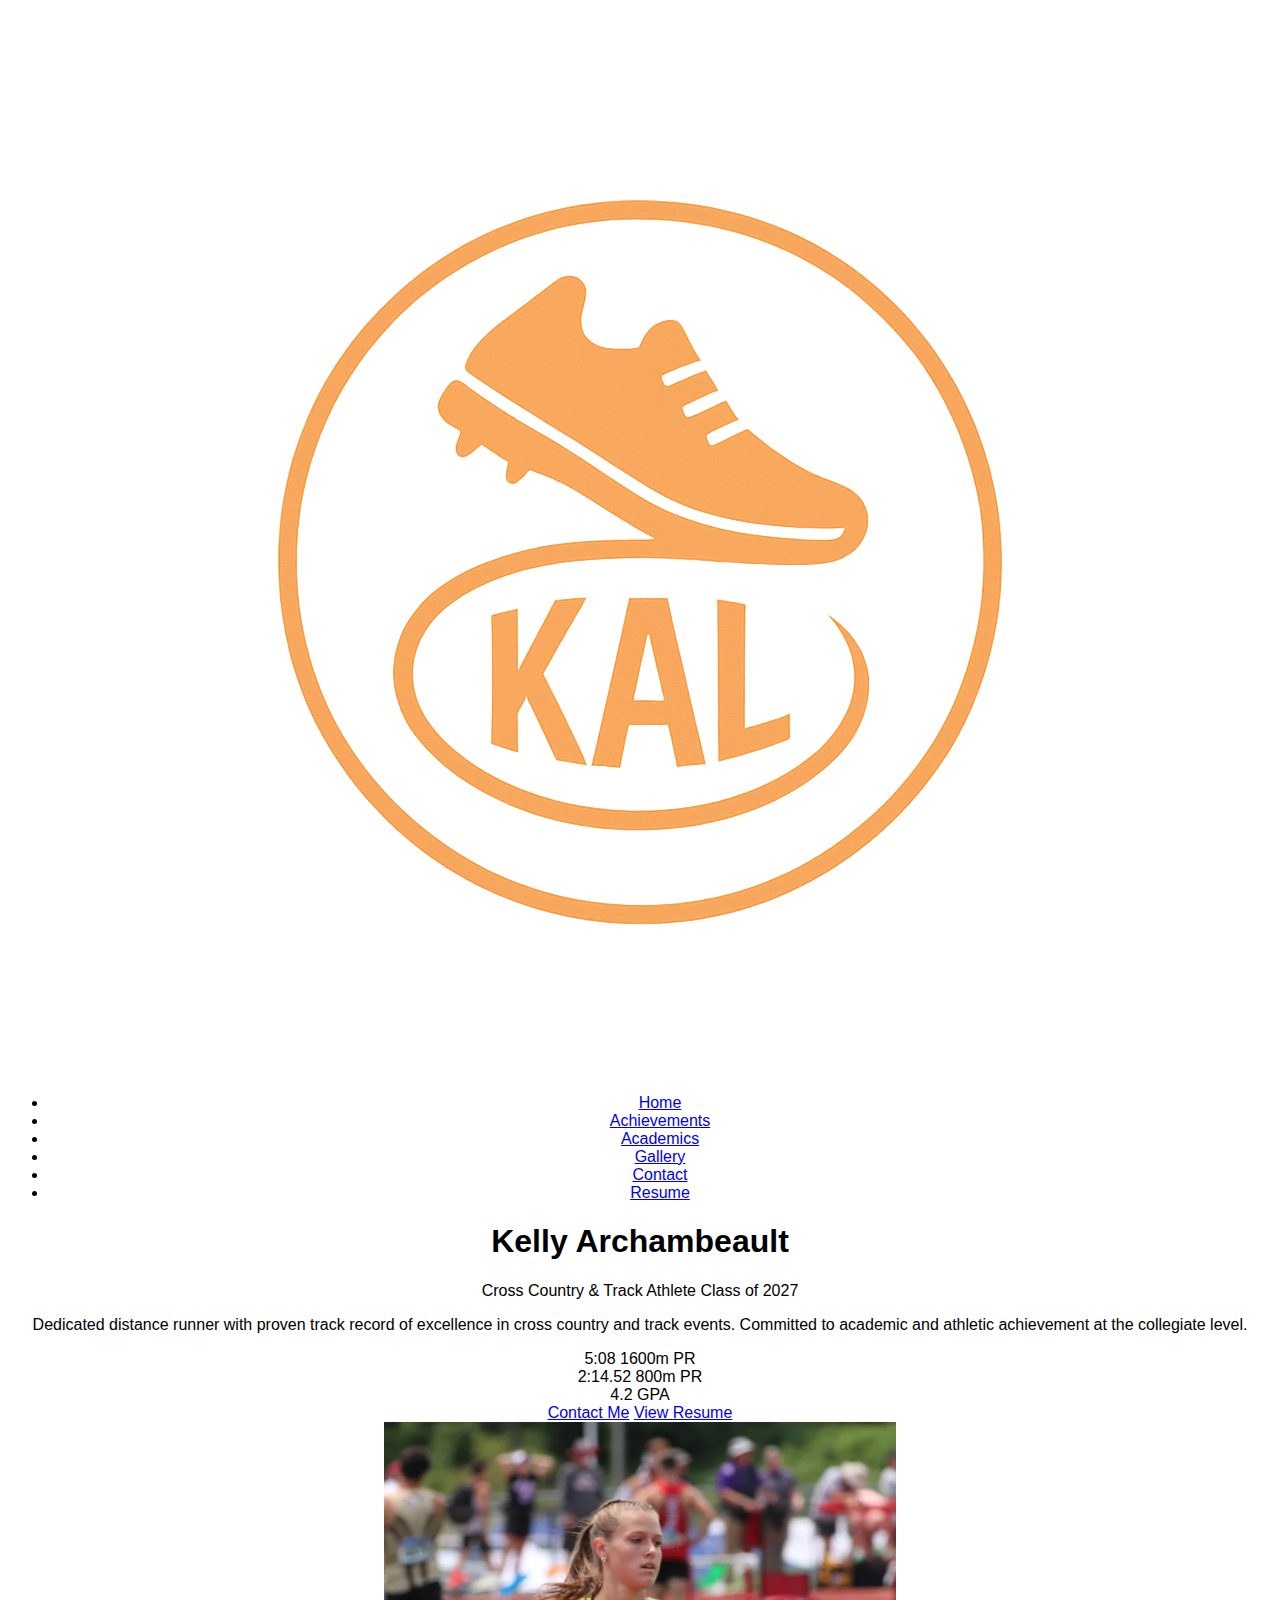
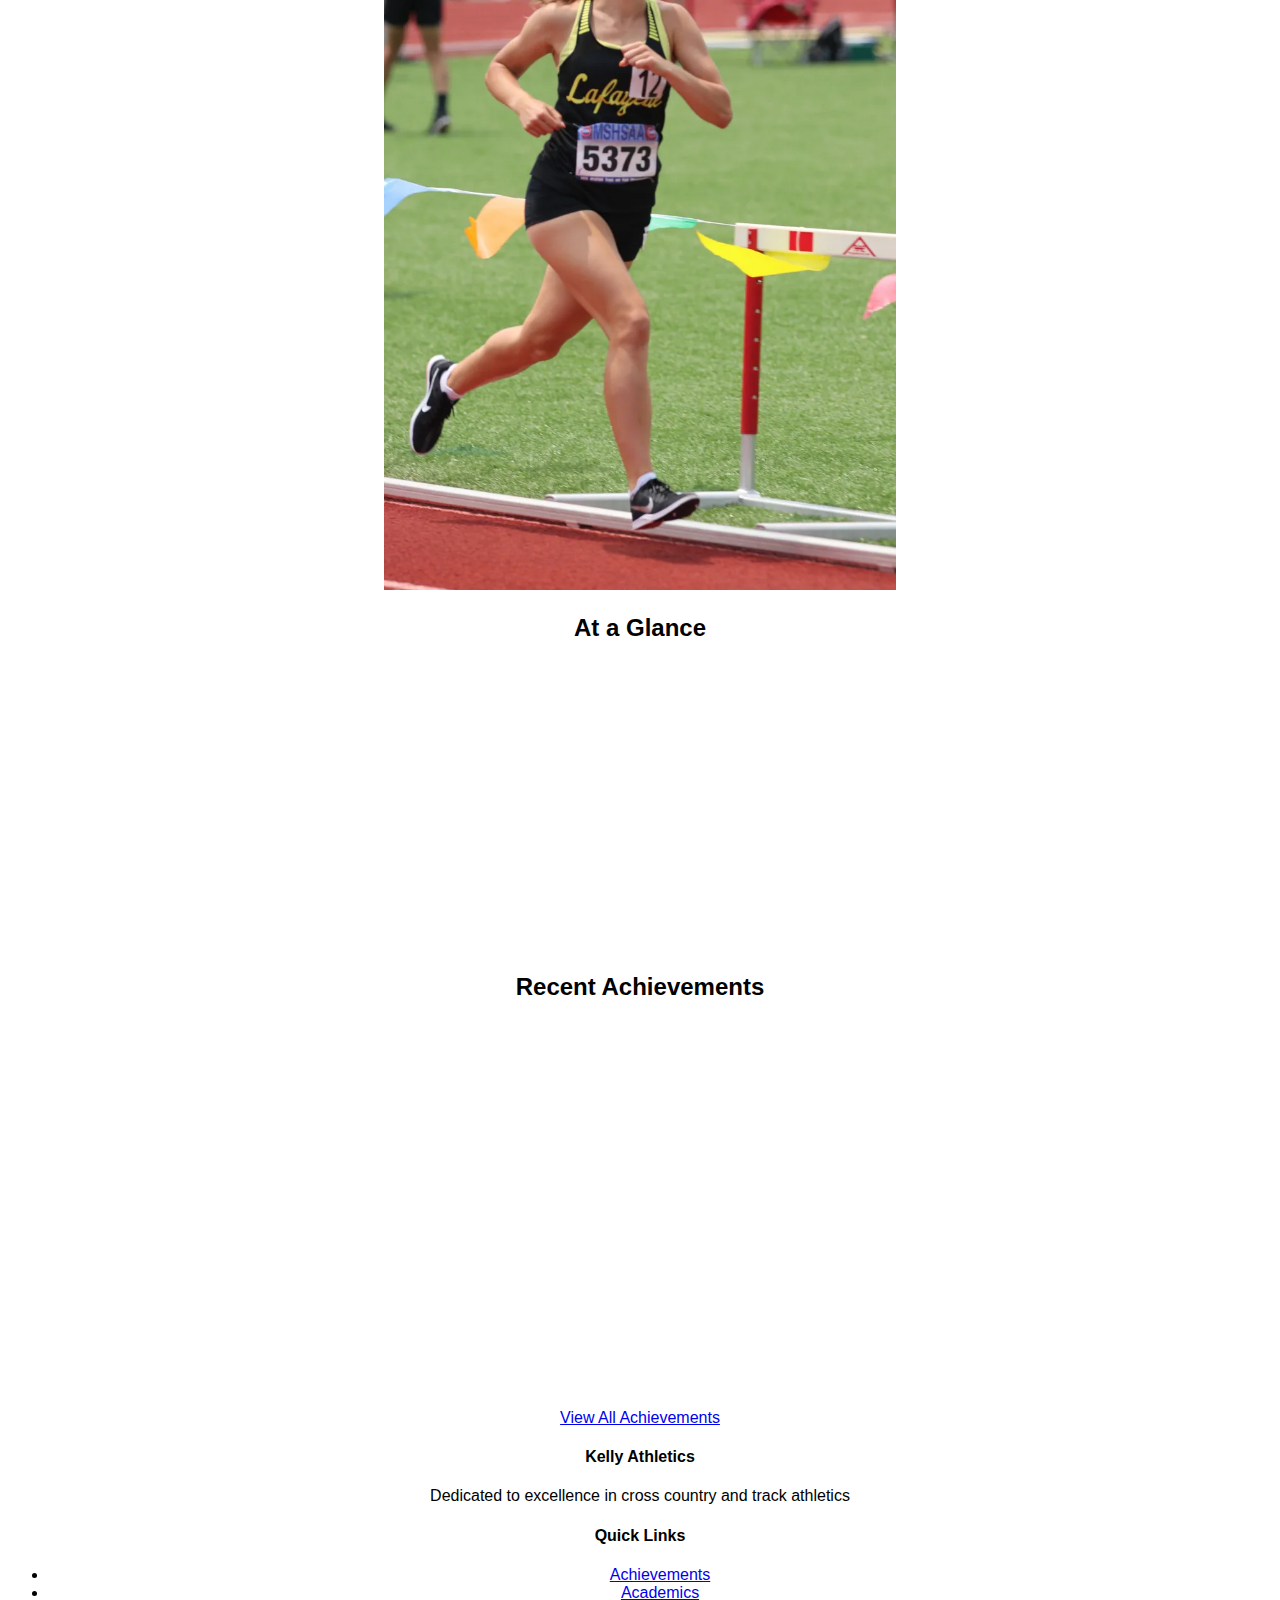
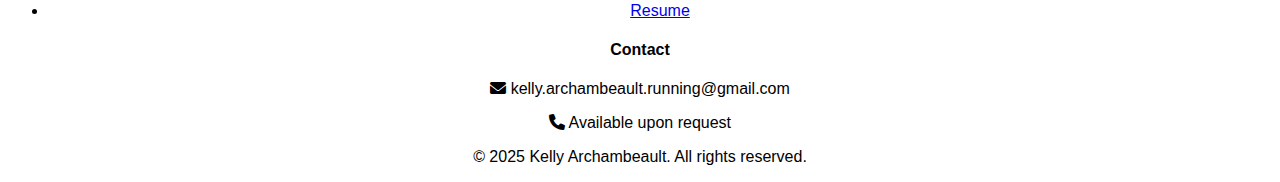
<file: index.html>
<!DOCTYPE html>
<html lang="en">
<head>
    <meta charset="UTF-8">
    <meta name="viewport" content="width=device-width, initial-scale=1.0">
    <title>Kelly - Cross Country & Track Athlete | Athletic Portfolio</title>
    <meta name="description" content="Kelly's athletic portfolio cross country and track achievements and academics for college recruitment">
    <meta name="keywords" content="Kelly, cross country, track, athlete, college recruitment, running, athletics">
    <link rel="stylesheet" href="css/styles.css">
    <link rel="stylesheet" href="https://cdnjs.cloudflare.com/ajax/libs/font-awesome/6.0.0/css/all.min.css">
</head>
<body>
    <!-- Header Placeholder -->
    <div id="header-placeholder"></div>

    <!-- Hero Section -->
    <section class="page-header">
        <div class="container">
            <div class="hero-text">
                <h1>Kelly Archambeault</h1>
                <p class="hero-subtitle">Cross Country & Track Athlete Class of 2027</p>
                <p class="hero-description">Dedicated distance runner with proven track record of excellence in cross country and track events. Committed to academic and athletic achievement at the collegiate level.</p>
                <div class="hero-stats">
                    <div class="stat">
                        <span class="stat-number">5:08</span>
                        <span class="stat-label">1600m PR</span>
                    </div>
                    <div class="stat">
                        <span class="stat-number">2:14.52</span>
                        <span class="stat-label">800m PR</span>
                    </div>
                    <div class="stat">
                        <span class="stat-number">4.2</span>
                        <span class="stat-label">GPA</span>
                    </div>
                </div>
                <div class="hero-actions">
                    <a href="contact.html" class="btn btn-primary">Contact Me</a>
                    <a href="resume.html" class="btn btn-secondary">View Resume</a>
                </div>
            </div>

            <div class="hero-image">
                <picture>
                    <!-- WebP preferred sources (browser picks best size/format) -->
                    <source type="image/webp"
                            srcset="imgs/runner-480w.webp 480w, imgs/runner-800w.webp 800w, imgs/runner-1200w.webp 1200w"
                            sizes="(max-width:600px) 90vw, (min-width:900px) 40vw, 50vw">
                    <!-- JPEG fallback and consumer of srcset/sizes -->
                    <img src="imgs/klaweb45.jpeg"
                         srcset="imgs/runner-480w.jpg 480w, imgs/runner-800w.jpg 800w, imgs/runner-1200w.jpg 1200w"
                         sizes="(max-width:600px) 90vw, (min-width:900px) 40vw, 50vw"
                         alt="Kelly Archambeault"
                         class="athlete-photo">
                </picture>
             </div>

        </div>
    </section>

    <!-- Quick Stats Section -->
    <section class="quick-stats">
        <div class="container">
            <h2>At a Glance</h2>
            <div class="stats-grid">
                <div class="stat-card">
                    <h3>All State Metalist</h3>
                    <p>4x800: 2nd, 
                       800: 6th,
                       4x400: 7th (school record)</p>
                </div>
                <div class="stat-card">
                    <h3>State Qualifier</h3>
                    <p>800m, 1600m, 4x400r, 4x800r, & 5k</p>
                </div>
                <div class="stat-card">
                    <h3>Honor Roll</h3>
                    <p>4.2 GPA</p>
                </div>
                <div class="stat-card">
                    <h3>Team Captain</h3>
                    <p>Cross Country, Track, & Basketball</p>
                </div>
            </div>
        </div>
    </section>

    <!-- Recent Achievements -->
    <section class="recent-achievements">
        <div class="container">
            <h2>Recent Achievements</h2>
            <div class="achievements-grid">
                <div class="achievement-card">
                    <div class="achievement-date">2025</div>
                    <h3>MSHSAA Class 5 State-800m</h3>
                    <p>Ran a Pr of 2:14.52 to snag 6th place after being seeded 14th!</p>
                    <span class="achievement-type">Track</span>
                </div>
                <div class="achievement-card">
                    <div class="achievement-date">2025</div>
                    <h3>MSHSAA Class 5 State-4x800</h3>
                    <p>Placed 2nd with an individual time of 2:15 and overall time of 9:18.22 after being seeded 8th!</p>
                    <span class="achievement-type">Track</span>
                </div>
                <div class="achievement-card">
                    <div class="achievement-date">2023-2025</div>
                    <h3>All-Conference Team/ Team awards</h3>
                    <p>Cross Country & Track awards: MVP x3, 100% award, Rookie of the year 
                        Basketball Awards: Hype/ Heart/ Hustle, MVP </p>
                    <span class="achievement-type">Recognition</span>
                </div>
            </div>
            <div class="text-center">
                <a href="achievements.html" class="btn btn-outline">View All Achievements</a>
            </div>
        </div>
    </section>

    <!-- Footer Placeholder -->
    <div id="footer-placeholder"></div>

    <script src="js/components.js"></script>
    <script src="script.js"></script>
</body>
</html>
</file>
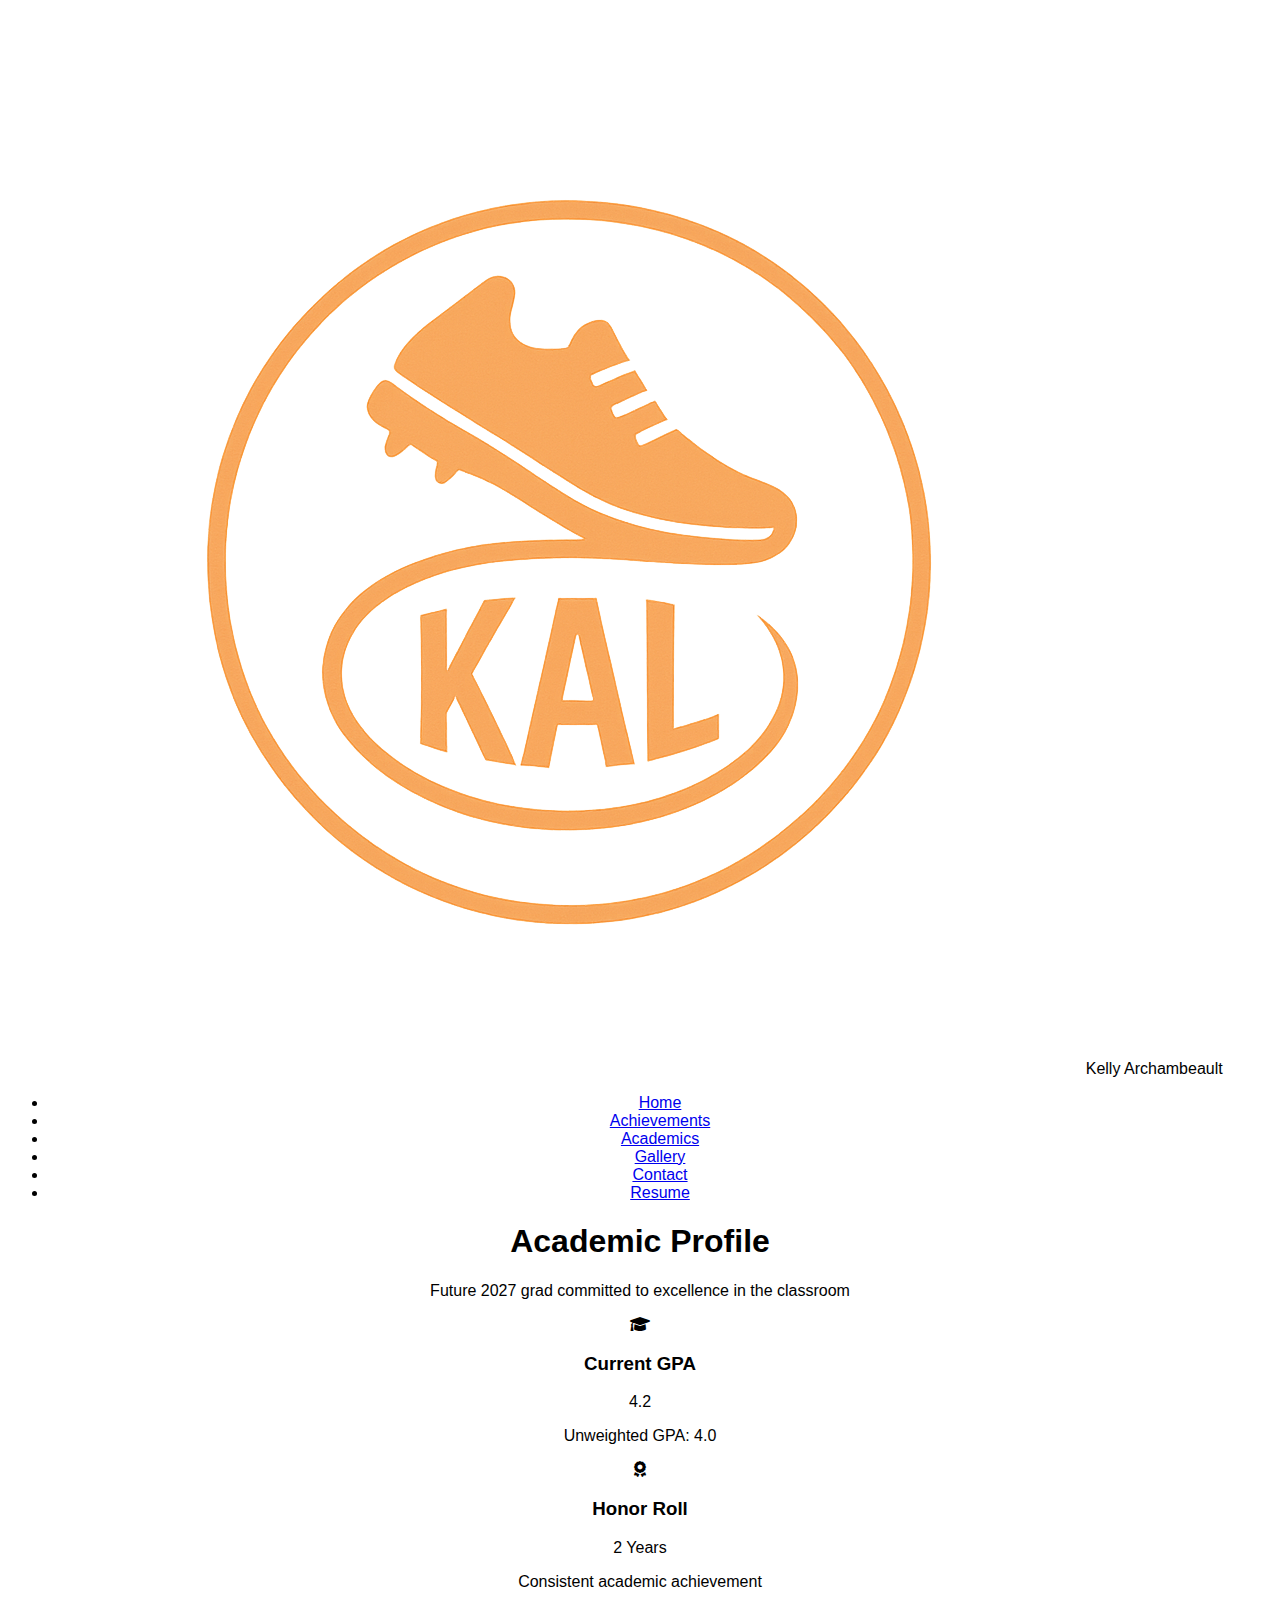
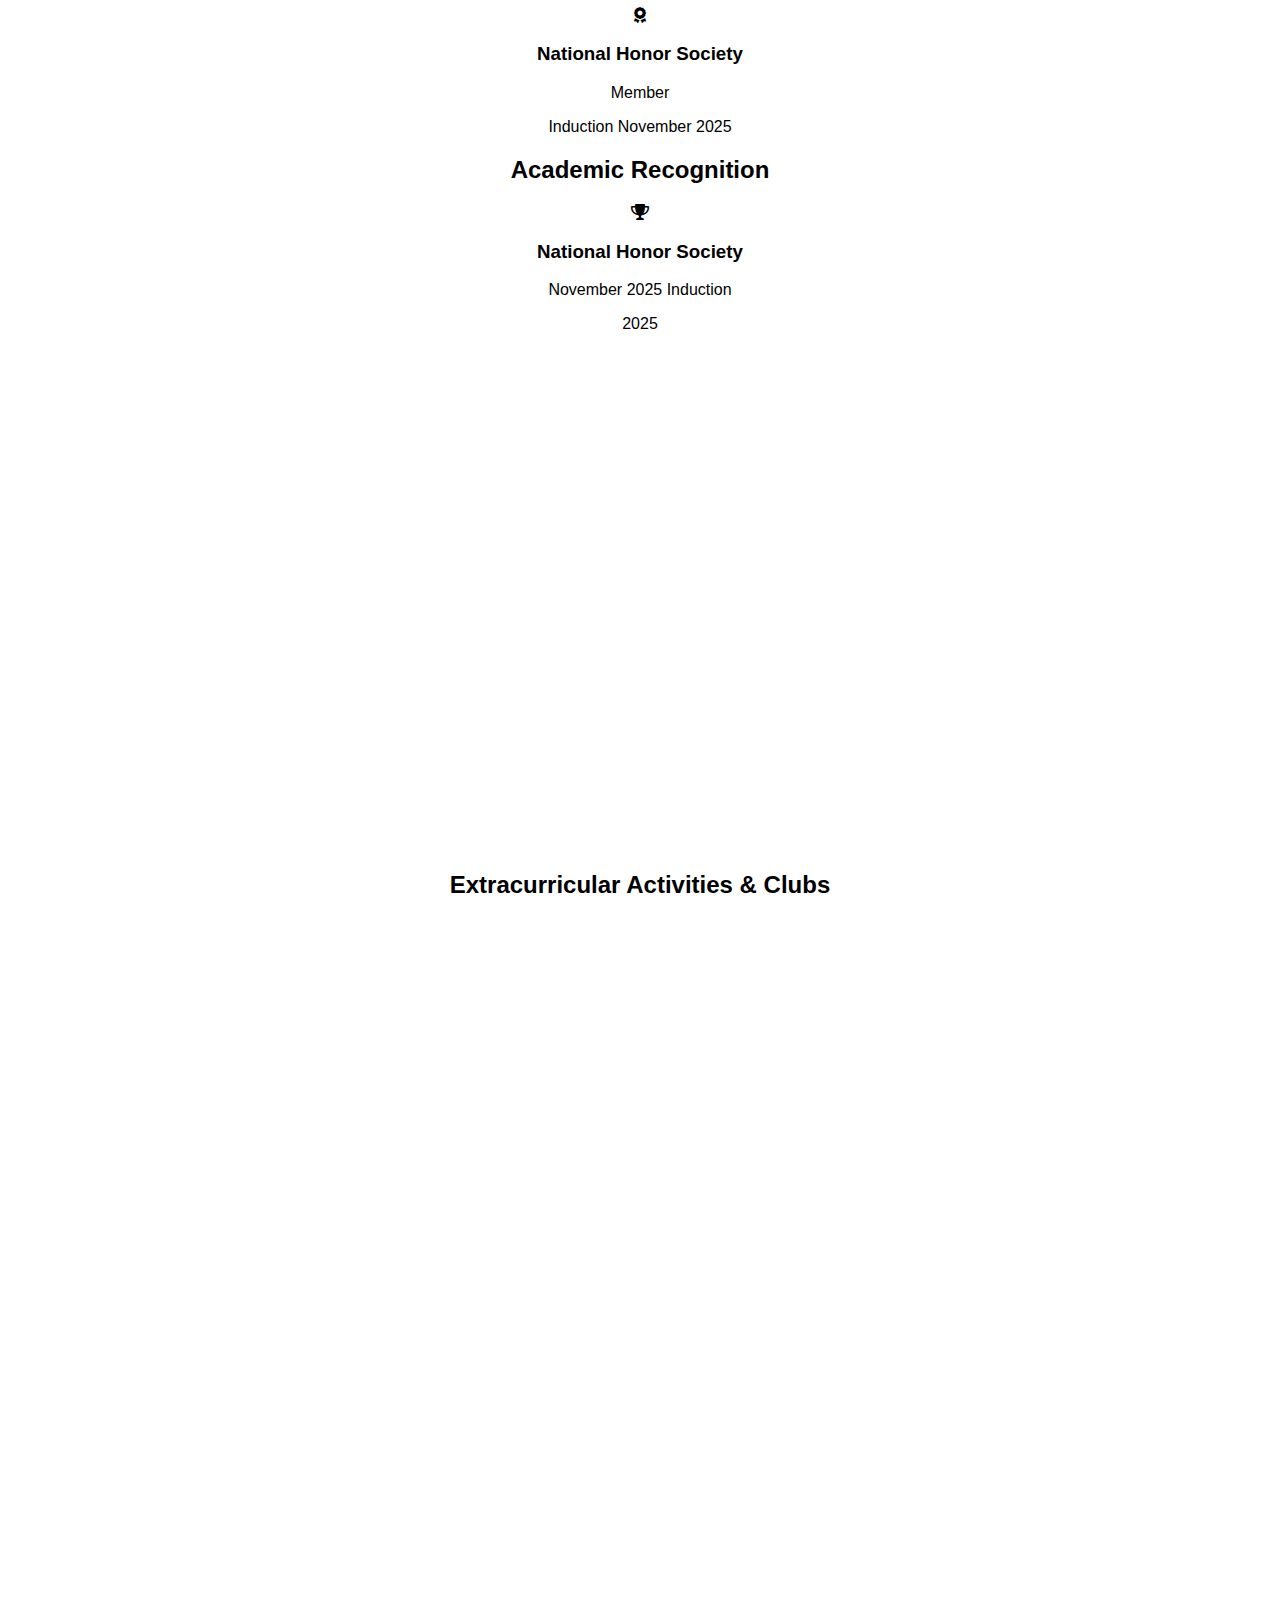
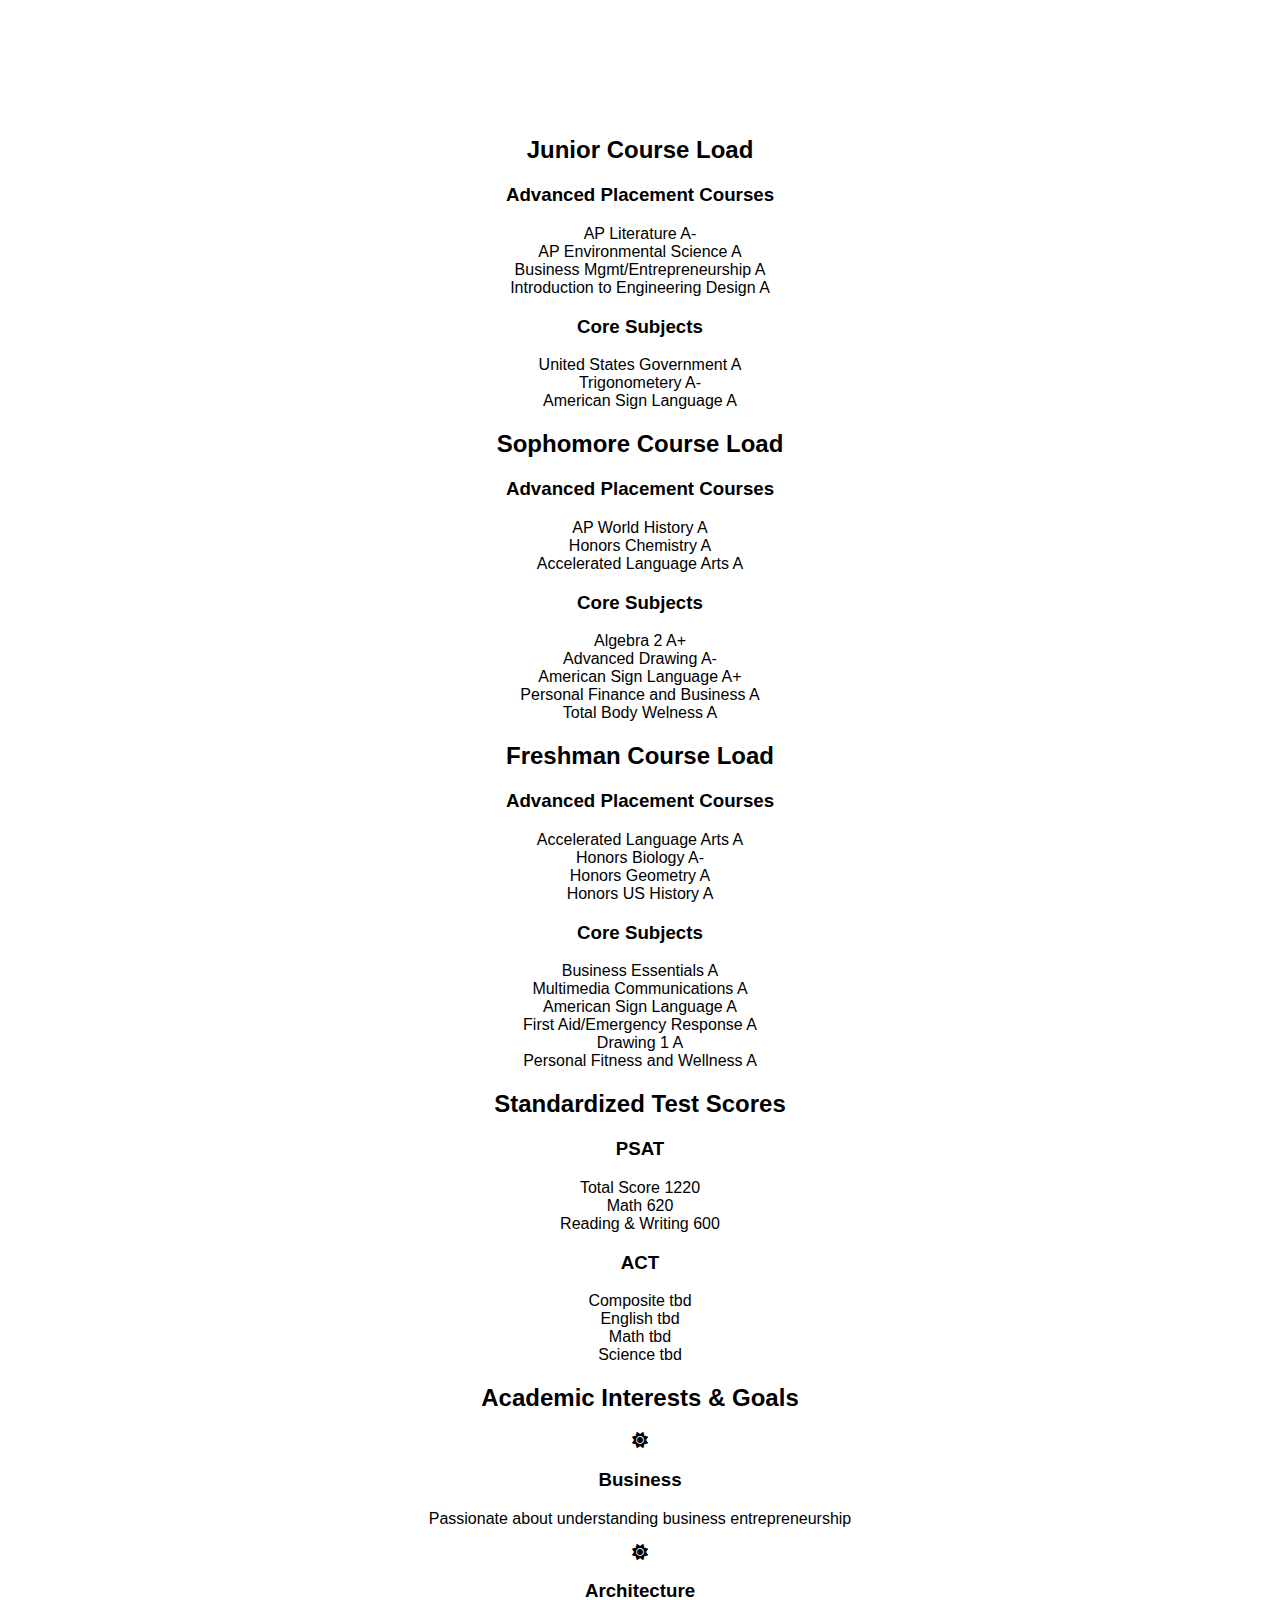
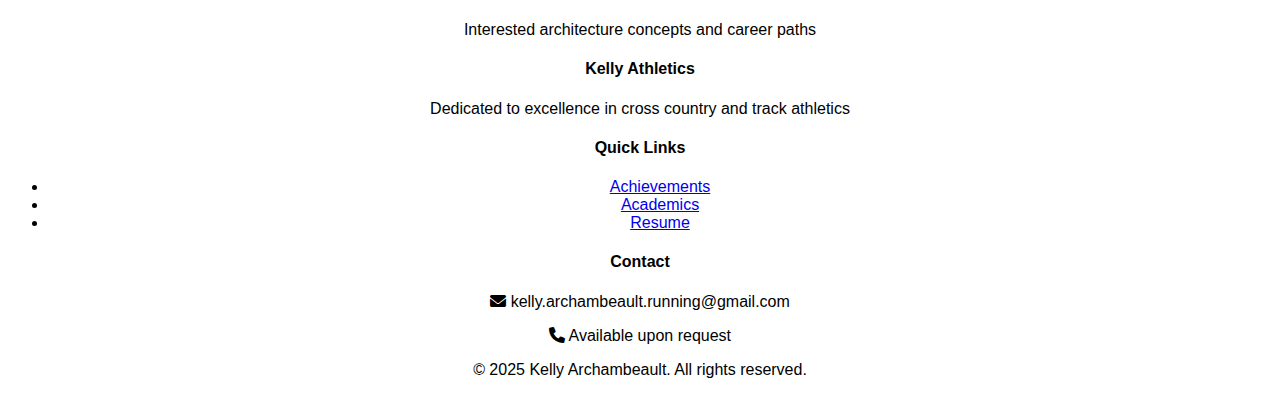
<file: academics.html>
<!DOCTYPE html>
<html lang="en">
<head>
    <meta charset="UTF-8">
    <meta name="viewport" content="width=device-width, initial-scale=1.0">
    <meta name="robots" content="index, follow">
    <meta name="author" content="Kelly Archambeault">
    <meta property="og:title" content="Academic Profile - Kelly Archambeault">
    <meta property="og:description" content="Kelly's academic achievements and qualifications for college recruitment. 4.2 GPA, Class of 2027.">
    <meta property="og:type" content="website">
    <meta name="twitter:card" content="summary">
    <title>Academic Profile - Kelly Archambeault</title>
    <meta name="description" content="Kelly's academic achievements and qualifications for college recruitment">
    <link rel="stylesheet" href="css/styles.css">
    <link rel="stylesheet" href="https://cdnjs.cloudflare.com/ajax/libs/font-awesome/6.0.0/css/all.min.css">
</head>
<body>
    <!-- Header Placeholder -->
    <div id="header-placeholder"></div>

    <!-- Page Header -->
    <section class="page-header">
        <div class="container">
            <h1>Academic Profile</h1>
            <p>Future 2027 grad committed to excellence in the classroom</p>
        </div>
    </section>

    <!-- Academic Overview -->
    <section class="academic-overview">
        <div class="container">
            <div class="overview-grid">
                <div class="overview-card">
                    <div class="card-icon">
                        <i class="fas fa-graduation-cap"></i>
                    </div>
                    <h3>Current GPA</h3>
                    <div class="gpa-display">4.2</div>
                    <p>Unweighted GPA: 4.0</p>
                </div>
                <div class="overview-card">
                    <div class="card-icon">
                        <i class="fas fa-award"></i>
                    </div>
                    <h3>Honor Roll</h3>
                    <div class="honor-display">2 Years</div>
                    <p>Consistent academic achievement</p>
                </div>
                <div class="overview-card">
                    <div class="card-icon">
                        <i class="fas fa-award"></i>
                    </div>
                    <h3>National Honor Society</h3>
                    <div class="honor-display">Member</div>
                    <p>Induction November 2025</p>
                </div>
            </div>
        </div>
    </section>

    <!-- Academic Awards -->
    <section class="academic-awards">
        <div class="container">
            <h2>Academic Recognition</h2>
            <div class="awards-list">
                <div class="award-item">
                    <div class="award-icon">
                        <i class="fas fa-trophy"></i>
                    </div>
                    <div class="award-content">
                        <h3>National Honor Society</h3>
                        <p>November 2025 Induction</p>
                        <span class="award-year">2025</span>
                    </div>
                </div>
                <div class="award-item">
                    <div class="award-icon">
                        <i class="fas fa-trophy"></i>
                    </div>
                    <div class="award-content">
                        <h3>Gold Renaissance Award x4</h3>
                        <p>Two consecutive years of academic excellence</p>
                        <span class="award-year">2023-2025</span>
                    </div>
                </div>
                <div class="award-item">
                    <div class="award-icon">
                        <i class="fas fa-trophy"></i>
                    </div>
                    <div class="award-content">
                        <h3>Student-Athlete Academic Achievement</h3>
                        <p>Six scholar athlete awards from being a year round varisty athlete in Cross Country, Basketball, and Track</p>
                        <span class="award-year">2023-2025</span>
                    </div>
                </div>
                <div class="award-item">
                    <div class="award-icon">
                        <i class="fas fa-trophy"></i>
                    </div>
                    <div class="award-content">
                        <h3>Student of the month</h3>
                        <p>Received during March for going above and beyond in the classroom by showing a strong character, leadership, and integrity</p>
                        <span class="award-year">2025</span>
                    </div>
                </div>
                <div class="award-item">
                    <div class="award-icon">
                        <i class="fas fa-trophy"></i>
                    </div>
                    <div class="award-content">
                        <h3>Athlete of the Month</h3>
                        <p>Received the Crown Trophy Athlete of the Month Award in November 2025 for Cross-Country</p>
                        <span class="award-year">2025</span>
                    </div>
                </div>
            </div>
        </div>
    </section>

    <!-- Extracurricular and clubs-->
    <section class="academic-awards">
        <div class="container">
            <h2>Extracurricular Activities & Clubs</h2>
            <div class="awards-list">
                <div class="award-item">
                    <div class="award-icon">
                        <i class="fas fa-star"></i>
                    </div>
                    <div class="award-content">
                        <h3>Co-Creator and Owner of Teens do Odd Jobs</h3>
                        <p><a href="https://www.instagram.com/teensdooddjobs">Teens Do Odd Jobs Instagram</a></p>
                        <span class="award-year">Summer 2024-Current</span>
                    </div>
                </div>
                <div class="award-item">
                    <div class="award-icon">
                        <i class="fas fa-star"></i>
                    </div>
                    <div class="award-content">
                        <h3>Lifetime Fitness Kids Counselor</h3>
                        <span class="award-year">Summer 2025-current</span>
                    </div>
                </div>
                <div class="award-item">
                    <div class="award-icon">
                        <i class="fas fa-star"></i>
                    </div>
                    <div class="award-content">
                        <h3>Link Crew - Junior year</h3>
                        <span class="award-year">2025/2026</span>
                    </div>
                </div>
                <div class="award-item">
                    <div class="award-icon">
                        <i class="fas fa-star"></i>
                    </div>
                    <div class="award-content">
                        <h3>Lafayette Leadership Council</h3>
                        <span class="award-year">2025</span>
                    </div>
                </div>
                <div class="award-item">
                    <div class="award-icon">
                        <i class="fas fa-star"></i>
                    </div>
                    <div class="award-content">
                        <h3>LHS Special Olympics Volunteer</h3>
                        <span class="award-year">April 2025</span>
                    </div>
                </div>
                <div class="award-item">
                    <div class="award-icon">
                        <i class="fas fa-star"></i>
                    </div>
                    <div class="award-content">
                        <h3>STUCCO</h3>
                        <span class="award-year">2024-Current</span>
                    </div>
                </div>
                <div class="award-item">
                    <div class="award-icon">
                        <i class="fas fa-star"></i>
                    </div>
                    <div class="award-content">
                        <h3>Fellowship of Christian Athletes</h3>
                        <span class="award-year">2024-Current</span>
                    </div>
                </div>
                <div class="award-item">
                    <div class="award-icon">
                        <i class="fas fa-star"></i>
                    </div>
                    <div class="award-content">
                        <h3>Best Buddies</h3>
                        <span class="award-year">2024-Current</span>
                    </div>
                </div>                
            </div>
        </div>
    </section>
    <!--Junior Year Course Load -->
    <section class="course-load">
        <div class="container">
            <h2>Junior Course Load</h2>
            <div class="courses-grid">
                <div class="course-category">
                    <h3>Advanced Placement Courses</h3>
                    <div class="course-list">
                        <div class="course-item">
                            <span class="course-name">AP Literature</span>
                            <span class="course-grade">A-</span>
                        </div>
                        <div class="course-item">
                            <span class="course-name">AP Environmental Science</span>
                            <span class="course-grade">A</span>
                        </div>
                        <div class="course-item">
                            <span class="course-name">Business Mgmt/Entrepreneurship</span>
                            <span class="course-grade">A</span>
                        </div>
                        <div class="course-item">
                            <span class="course-name">Introduction to Engineering Design</span>
                            <span class="course-grade">A</span>
                        </div>
                    </div>
                </div>
                <div class="course-category">
                    <h3>Core Subjects</h3>
                    <div class="course-list">
                        <div class="course-item">
                            <span class="course-name">United States Government</span>
                            <span class="course-grade">A</span>
                        </div>
                        <div class="course-item">
                            <span class="course-name">Trigonometery</span>
                            <span class="course-grade">A-</span>
                        </div>
                        <div class="course-item">
                            <span class="course-name">American Sign Language</span>
                            <span class="course-grade">A</span>
                        </div>
                    </div>
                </div>
            </div>
        </div>
    </section>
    <!-- Sophomore year Course Load -->
    <section class="course-load">
        <div class="container">
            <h2>Sophomore Course Load</h2>
            <div class="courses-grid">
                <div class="course-category">
                    <h3>Advanced Placement Courses</h3>
                    <div class="course-list">
                        <div class="course-item">
                            <span class="course-name">AP World History</span>
                            <span class="course-grade">A</span>
                        </div>
                        <div class="course-item">
                            <span class="course-name">Honors Chemistry</span>
                            <span class="course-grade">A</span>
                        </div>
                        <div class="course-item">
                            <span class="course-name">Accelerated Language Arts</span>
                            <span class="course-grade">A</span>
                        </div>
                    </div>
                </div>
                <div class="course-category">
                    <h3>Core Subjects</h3>
                    <div class="course-list">
                        <div class="course-item">
                            <span class="course-name">Algebra 2</span>
                            <span class="course-grade">A+</span>
                        </div>
                        <div class="course-item">
                            <span class="course-name">Advanced Drawing</span>
                            <span class="course-grade">A-</span>
                        </div>
                        <div class="course-item">
                            <span class="course-name">American Sign Language</span>
                            <span class="course-grade">A+</span>
                        </div>
                        <div class="course-item">
                            <span class="course-name">Personal Finance and Business</span>
                            <span class="course-grade">A</span>
                        </div>
                        <div class="course-item">
                            <span class="course-name">Total Body Welness</span>
                            <span class="course-grade">A</span>
                        </div>
                    </div>
                </div>
            </div>
        </div>
    </section>
    <!-- Freshman year Course Load -->
    <section class="course-load">
        <div class="container">
            <h2>Freshman Course Load</h2>
            <div class="courses-grid">
                <div class="course-category">
                    <h3>Advanced Placement Courses</h3>
                    <div class="course-list">
                        <div class="course-item">
                            <span class="course-name">Accelerated Language Arts</span>
                            <span class="course-grade">A</span>
                        </div>
                        <div class="course-item">
                            <span class="course-name">Honors Biology</span>
                            <span class="course-grade">A-</span>
                        </div>
                        <div class="course-item">
                            <span class="course-name">Honors Geometry</span>
                            <span class="course-grade">A</span>
                        </div>
                        <div class="course-item">
                            <span class="course-name">Honors US History</span>
                            <span class="course-grade">A</span>
                        </div>
                    </div>
                </div>
                <div class="course-category">
                    <h3>Core Subjects</h3>
                    <div class="course-list">
                        <div class="course-item">
                            <span class="course-name">Business Essentials</span>
                            <span class="course-grade">A</span>
                        </div>
                        <div class="course-item">
                            <span class="course-name">Multimedia Communications</span>
                            <span class="course-grade">A</span>
                        </div>
                        <div class="course-item">
                            <span class="course-name">American Sign Language</span>
                            <span class="course-grade">A</span>
                        </div>
                        <div class="course-item">
                            <span class="course-name">First Aid/Emergency Response</span>
                            <span class="course-grade">A</span>
                        </div>
                        <div class="course-item">
                            <span class="course-name">Drawing 1</span>
                            <span class="course-grade">A</span>
                        </div>
                        <div class="course-item">
                            <span class="course-name">Personal Fitness and Wellness</span>
                            <span class="course-grade">A</span>
                        </div>
                    </div>
                </div>
            </div>
        </div>
    </section>
    <!-- Test Scores -->
    <section class="test-scores">
        <div class="container">
            <h2>Standardized Test Scores</h2>
            <div class="scores-grid">
                <div class="score-card">
                    <h3>PSAT</h3>
                    <div class="score-breakdown">
                        <div class="score-item">
                            <span class="score-label">Total Score</span>
                            <span class="score-value">1220</span>
                        </div>
                        <div class="score-item">
                            <span class="score-label">Math</span>
                            <span class="score-value">620</span>
                        </div>
                        <div class="score-item">
                            <span class="score-label">Reading & Writing</span>
                            <span class="score-value">600</span>
                        </div>
                    </div>
                </div>
                <div class="score-card">
                    <h3>ACT</h3>
                    <div class="score-breakdown">
                        <div class="score-item">
                            <span class="score-label">Composite</span>
                            <span class="score-value">tbd</span>
                        </div>
                        <div class="score-item">
                            <span class="score-label">English</span>
                            <span class="score-value">tbd</span>
                        </div>
                        <div class="score-item">
                            <span class="score-label">Math</span>
                            <span class="score-value">tbd</span>
                        </div>
                        <div class="score-item">
                            <span class="score-label">Science</span>
                            <span class="score-value">tbd</span>
                        </div>
                    </div>
                </div>
            </div>
        </div>
    </section>

    <!-- Academic Interests -->
    <section class="academic-interests">
        <div class="container">
            <h2>Academic Interests & Goals</h2>
            <div class="interests-grid">
                <div class="interest-card">
                    <i class="fas fa-sun"></i>
                    <h3>Business</h3>
                    <p>Passionate about understanding business entrepreneurship</p>
                </div>
                <div class="interest-card">
                    <i class="fas fa-sun"></i>
                    <h3>Architecture</h3>
                    <p>Interested architecture concepts and career paths</p>
                </div>
            </div>
        </div>
    </section>

    <!-- Footer Placeholder -->
    <div id="footer-placeholder"></div>

    <script src="js/components.js"></script>
    <script src="script.js"></script>
</body>
</html>
</file>
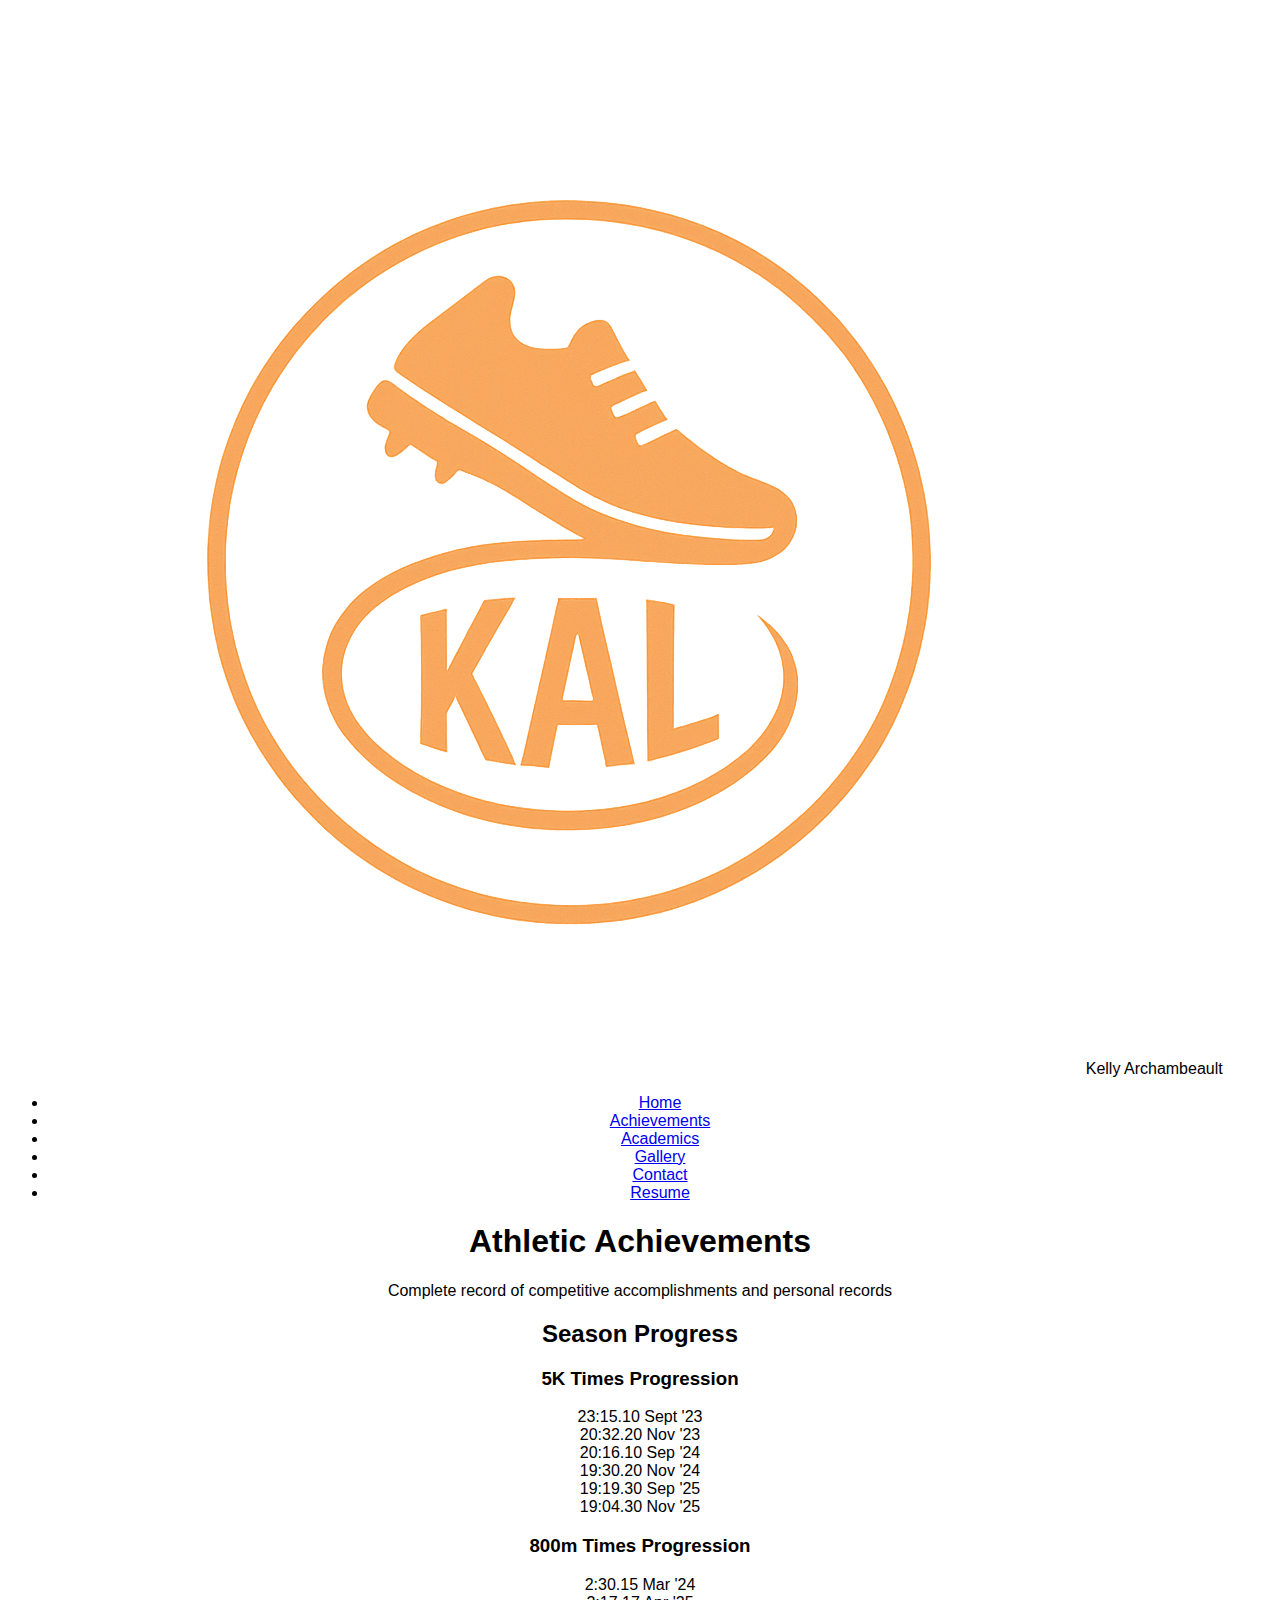
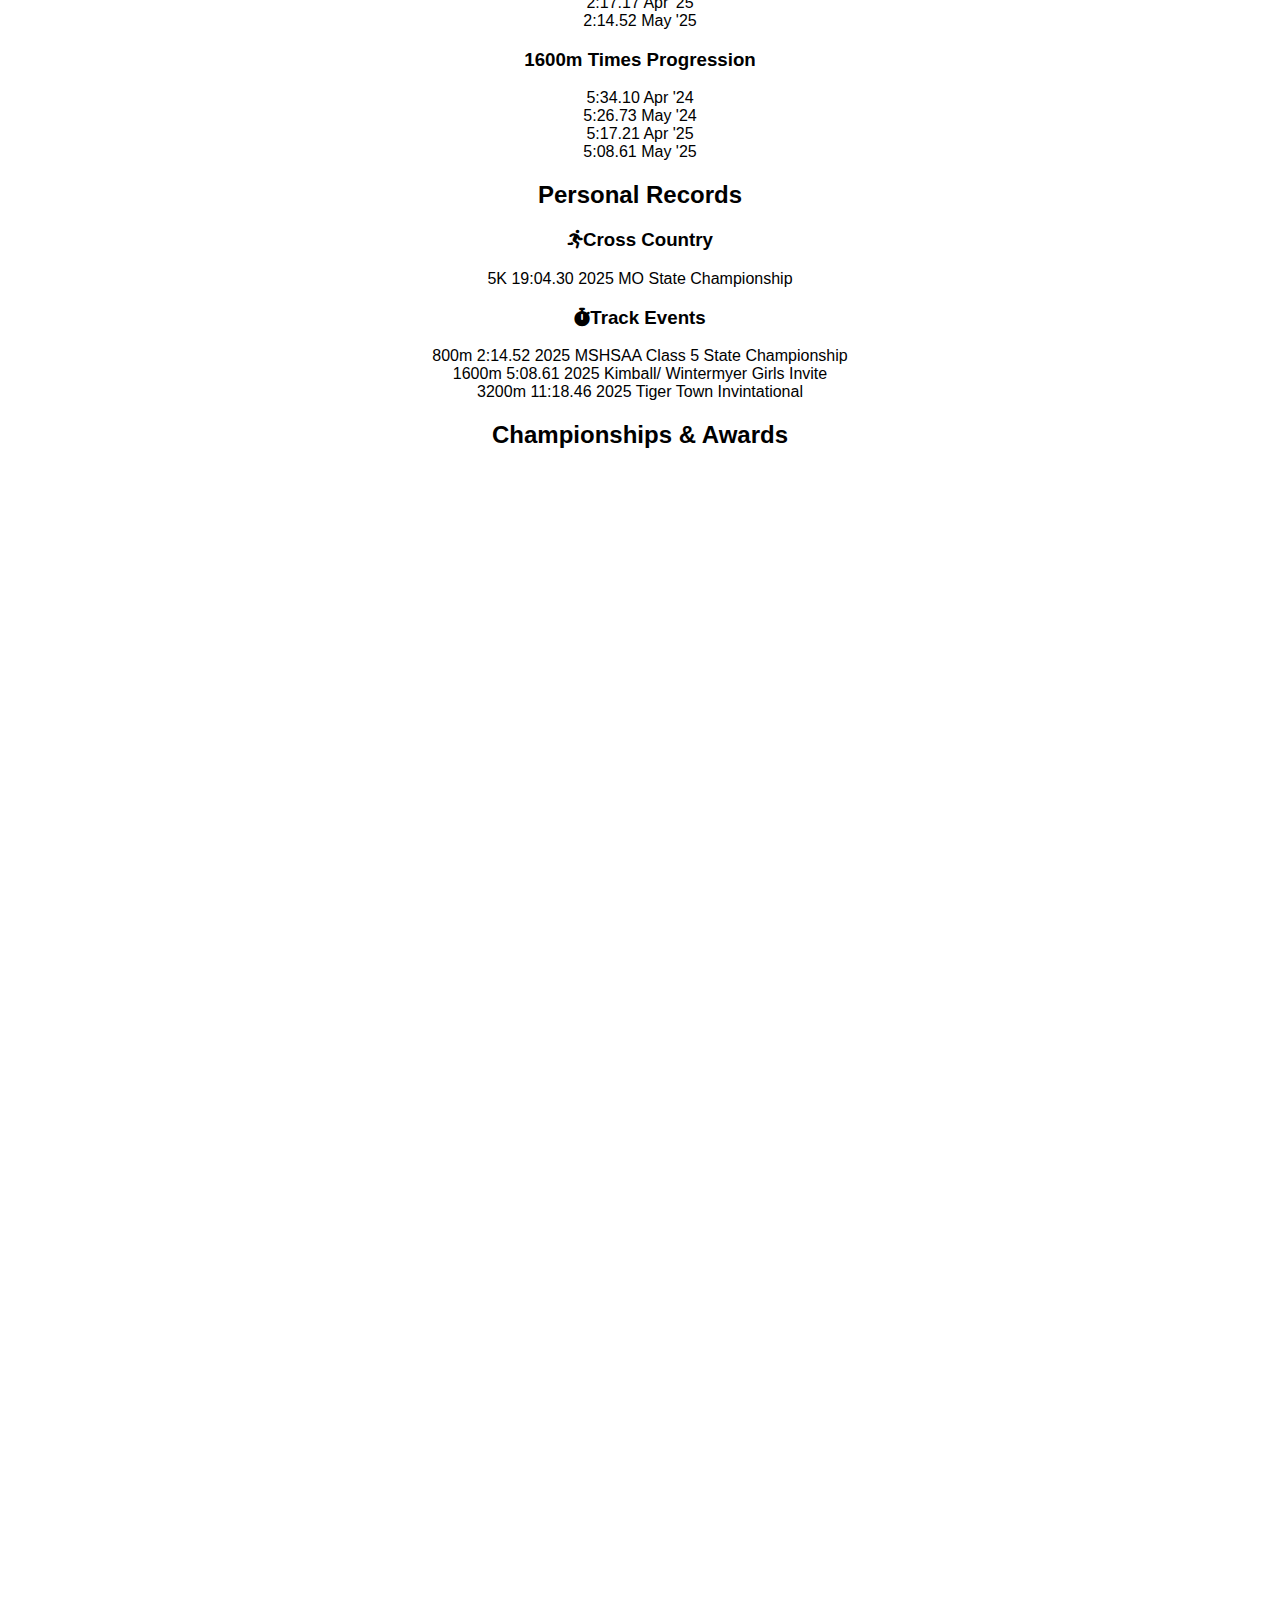
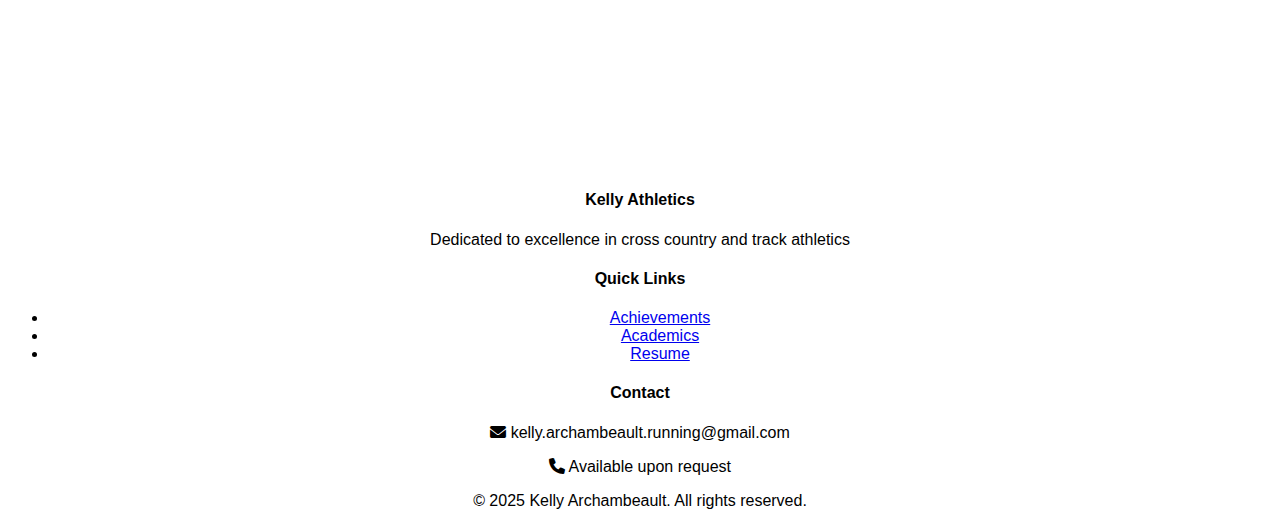
<file: achievements.html>
<!DOCTYPE html>
<html lang="en">
<head>
    <meta charset="UTF-8">
    <meta name="viewport" content="width=device-width, initial-scale=1.0">
    <meta name="robots" content="index, follow">
    <meta name="author" content="Kelly Archambeault">
    <meta property="og:title" content="Athletic Achievements - Kelly Archambeault">
    <meta property="og:description" content="Complete record of Kelly's athletic achievements including state medals and personal records in cross country and track.">
    <meta property="og:image" content="imgs/runner-800w.jpg">
    <meta property="og:type" content="website">
    <meta name="twitter:card" content="summary">
    <title>Athletic Achievements - Kelly Athletics</title>
    <meta name="description" content="Kelly's complete athletic achievements and race results in cross country and track">
    <link rel="stylesheet" href="css/styles.css">
    <link rel="stylesheet" href="https://cdnjs.cloudflare.com/ajax/libs/font-awesome/6.0.0/css/all.min.css">
</head>
<body>
    <!-- Header Placeholder -->
    <div id="header-placeholder"></div>

    <!-- Page Header -->
    <section class="page-header">
        <div class="container">
            <h1>Athletic Achievements</h1>
            <p>Complete record of competitive accomplishments and personal records</p>
        </div>
    </section>

    <!-- Season Progress -->
    <section class="season-progress">
        <div class="container">
            <h2>Season Progress</h2>
            <div class="progress-charts">
                <div class="chart-container">
                    <h3>5K Times Progression</h3>
                    <div class="chart-placeholder">
                        <div class="chart-bar" style="height: 100%;">
                            <span class="bar-label">23:15.10</span>
                            <span class="bar-date">Sept '23</span>
                        </div>
                        <div class="chart-bar" style="height: 80%;">
                            <span class="bar-label">20:32.20</span>
                            <span class="bar-date">Nov '23</span>
                        </div>
                        <div class="chart-bar" style="height:60%;">
                            <span class="bar-label">20:16.10</span>
                            <span class="bar-date">Sep '24</span>
                        </div>
                        <div class="chart-bar" style="height: 50%;">
                            <span class="bar-label">19:30.20</span>
                            <span class="bar-date">Nov '24</span>
                        </div>
                        <div class="chart-bar" style="height: 35%;">
                            <span class="bar-label">19:19.30</span>
                            <span class="bar-date">Sep '25</span>
                        </div>
                        <div class="chart-bar" style="height: 27%;">
                            <span class="bar-label">19:04.30</span>
                            <span class="bar-date">Nov '25</span>
                        </div>
                    </div>
                </div>
                <div class="chart-container">
                    <h3>800m Times Progression</h3>
                    <div class="chart-placeholder">
                        <div class="chart-bar" style="height: 88%;">
                            <span class="bar-label">2:30.15</span>
                            <span class="bar-date">Mar '24</span>
                        </div>
                        <div class="chart-bar" style="height: 66%;">
                            <span class="bar-label">2:17.17</span>
                            <span class="bar-date">Apr '25</span>
                        </div>
                        <div class="chart-bar" style="height: 33%;">
                            <span class="bar-label">2:14.52</span>
                            <span class="bar-date">May '25</span>
                        </div>
                    </div>
                </div>
                <div class="chart-container">
                    <h3>1600m Times Progression</h3>
                    <div class="chart-placeholder">
                        <div class="chart-bar" style="height: 100%;">
                            <span class="bar-label">5:34.10</span>
                            <span class="bar-date">Apr '24</span>
                        </div>
                        <div class="chart-bar" style="height: 88%;">
                            <span class="bar-label">5:26.73</span>
                            <span class="bar-date">May '24</span>
                        </div>
                        <div class="chart-bar" style="height: 66%;">
                            <span class="bar-label">5:17.21</span>
                            <span class="bar-date">Apr '25</span>
                        </div>
                        <div class="chart-bar" style="height: 33%;">
                            <span class="bar-label">5:08.61</span>
                            <span class="bar-date">May '25</span>
                        </div>
                    </div>
                </div>
            </div>
        </div>
    </section>

    <!-- Personal Records -->
    <section class="personal-records">
        <div class="container">
            <h2>Personal Records</h2>
            <div class="records-grid">
                <div class="record-category">
                    <h3><i class="fas fa-running"></i>Cross Country</h3>
                    <div class="record-list">
                        <div class="record-item">
                            <span class="distance">5K</span>
                            <span class="time">19:04.30</span>
                            <span class="date">2025 MO State Championship</span>
                        </div>
                    </div>
                </div>
                <div class="record-category">
                    <h3><i class="fas fa-stopwatch"></i>Track Events</h3>
                    <div class="record-list">
                        <div class="record-item">
                            <span class="distance">800m</span>
                            <span class="time">2:14.52</span>
                            <span class="date">2025 MSHSAA Class 5 State Championship</span>
                        </div>
                        <div class="record-item">
                            <span class="distance">1600m</span>
                            <span class="time">5:08.61</span>
                            <span class="date">2025 Kimball/ Wintermyer Girls Invite</span>
                        </div>
                        <div class="record-item">
                            <span class="distance">3200m</span>
                            <span class="time">11:18.46</span>
                            <span class="date">2025 Tiger Town Invintational</span>
                        </div>
                    </div>
                </div>
            </div>
        </div>
    </section>

    <!-- Championships and Awards -->
    <section class="championships">
        <div class="container">
            <h2>Championships & Awards</h2>
            <div class="timeline">
                <div class="timeline-item">
                    <div class="timeline-date">2025</div>
                    <div class="timeline-content">
                        <h3>2025 MSHSAA Class 5 Cross Country</h3>
                        <p>20th Place</p>
                        <span class="award-type championship">Championship</span>
                    </div>
                </div>
                <div class="timeline-item">
                    <div class="timeline-date">2025</div>
                    <div class="timeline-content">
                        <h3>Coach's Awards</h3>
                        <p>XC 25' Outstanding Leader</p>
                        <span class="award-type recognition">Recognition</span>
                    </div>
                </div>
                <div class="timeline-item">
                    <div class="timeline-date">2025</div>
                    <div class="timeline-content">
                        <h3>Athlete of the Month</h3>
                        <p>Received the Crown Trophy Athlete of the Month Award in November 2025 for Cross-Country</p>
                        <span class="award-type recognition">Recognition</span>
                    </div>
                </div>
                <div class="timeline-item">
                    <div class="timeline-date">2025</div>
                    <div class="timeline-content">
                        <h3>2025 MSHSAA Class 5 Track</h3>
                        <p>2nd Place - 4x800 (2:16.81 split), 6th Place - 800m (2:14.52), 7th Place - 4x400m (60.18 split)</p>
                        <span class="award-type championship">Championship</span>
                    </div>
                </div>
                <div class="timeline-item">
                    <div class="timeline-date">2025</div>
                    <div class="timeline-content">
                        <h3>State Track Qualifier (Sectionals)</h3>
                        <p>800m (2:19.59) , 1600m (5:10.75), 4x400r, 4x800r </p>
                        <span class="award-type qualifier">Qualifier</span>
                    </div>
                </div>
                <div class="timeline-item">
                    <div class="timeline-date">2024-2025</div>
                    <div class="timeline-content">
                        <h3>St. Louis Suburban All-Conference Team</h3>
                        <p>Cross Country '24, '25 (1st team) & Track '24,'25</p>
                        <span class="award-type recognition">Recognition</span>
                    </div>
                </div>
                <div class="timeline-item">
                    <div class="timeline-date">2023-2024</div>
                    <div class="timeline-content">
                        <h3>Team Captain</h3>
                        <p>Cross Country, Track, and Basketball Teams</p>
                        <span class="award-type leadership">Leadership</span>
                    </div>
                </div>
                <div class="timeline-item">
                    <div class="timeline-date">2024-2025</div>
                    <div class="timeline-content">
                        <h3>Team Peer Awards - Running</h3>
                        <p>XC 25' Most Outstanding Runner & 100% Award Nominee</p>
                        <p>Track 24' Rookie of the Year & Outstanding Distance</p>
                        <p>XC 24' Most Outstanding Runner & 100% Award</p>
                        <p>Track 25' 100% Award and Outstanding Distance</p>
                        <span class="award-type recognition">Recognition</span>
                    </div>
                </div>
                <div class="timeline-item">
                    <div class="timeline-date">2024-2025</div>
                    <div class="timeline-content">
                        <h3>Team Peer Awards - Basketball</h3>
                        <p>Basketball 24'/25' JV MVP</p>
                        <p>Basketball 25'/26' JV Triple H Award (Heart, Hype and Hustle)</p>
                        <span class="award-type recognition">Recognition</span>
                    </div>
                </div>
            </div>
        </div>
    </section>



    <!-- Footer Placeholder -->
    <div id="footer-placeholder"></div>

    <script src="js/components.js"></script>
    <script src="script.js"></script>
</body>
</html>
</file>
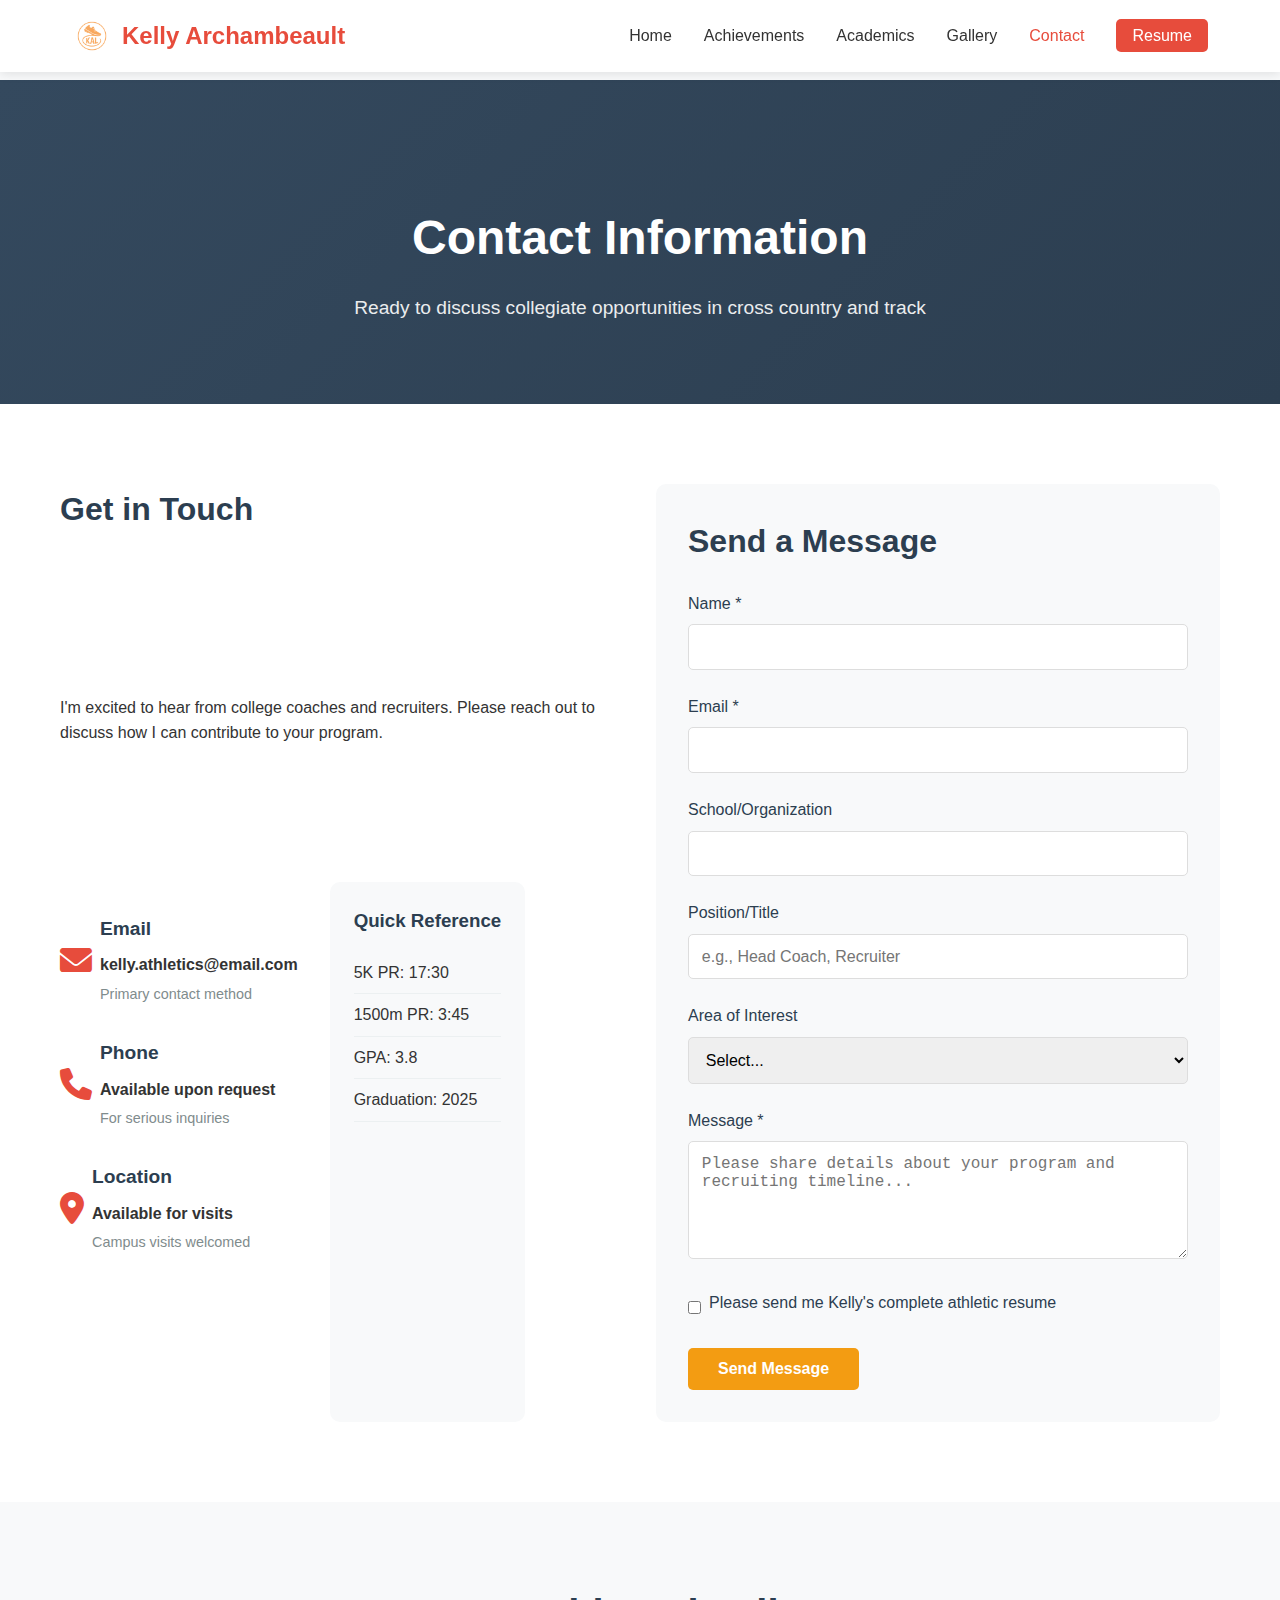
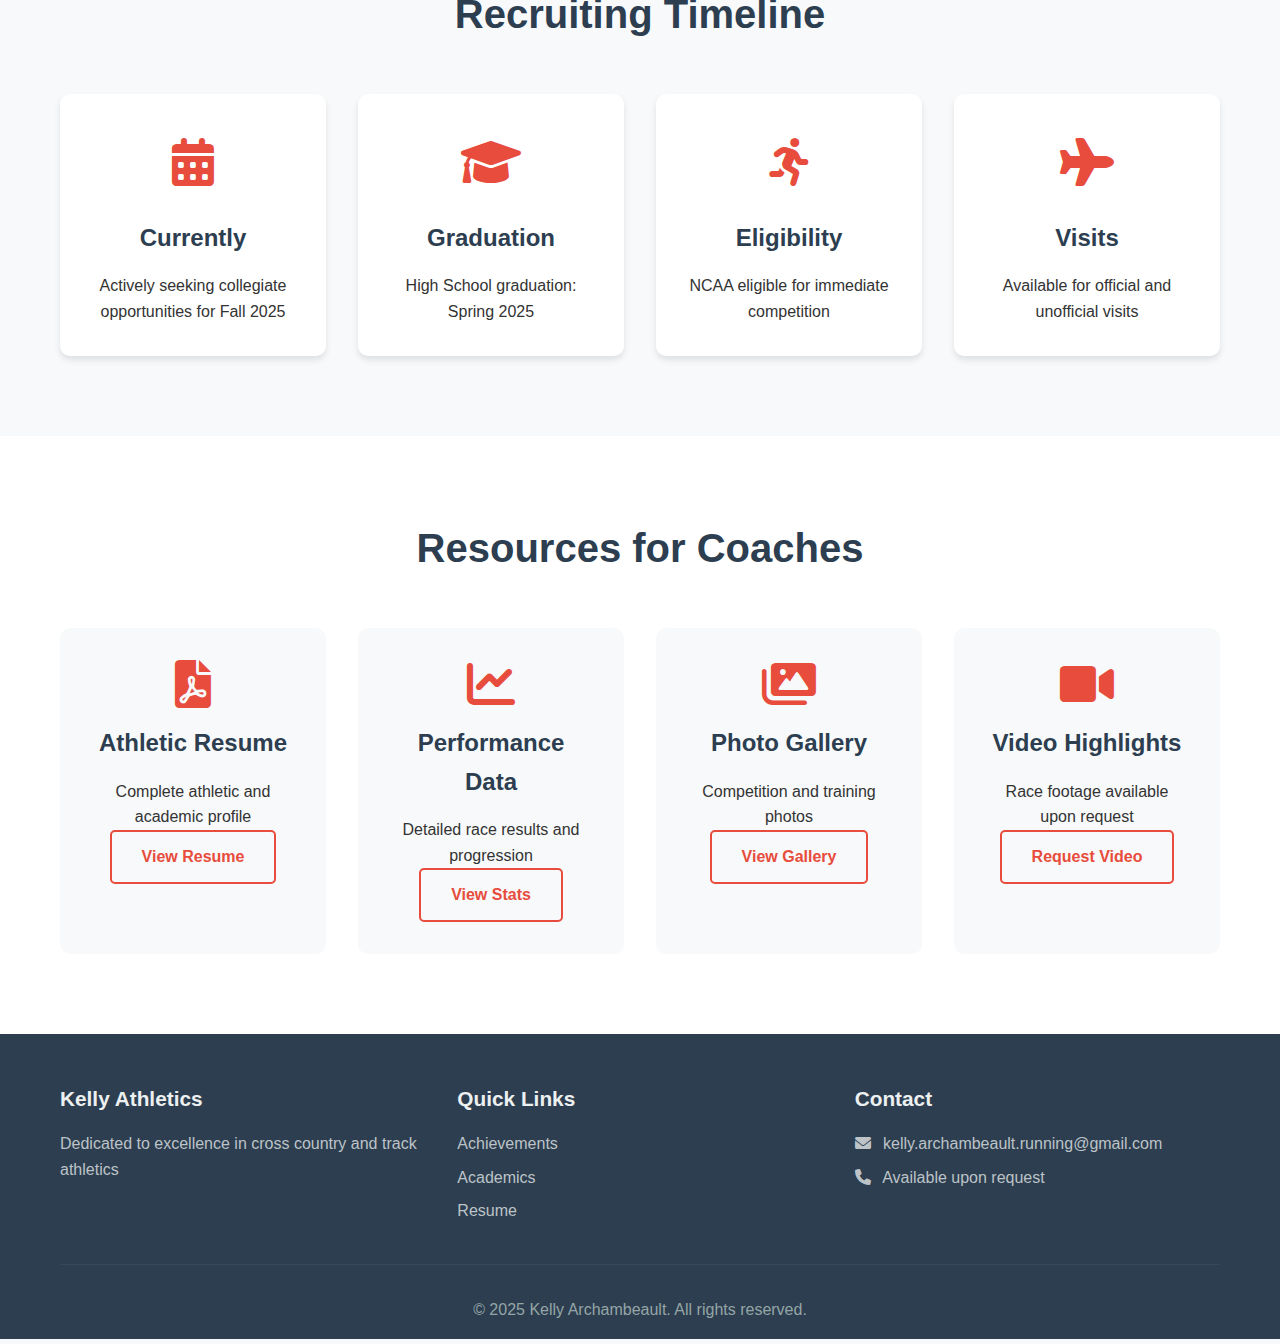
<file: contact.html>
<!DOCTYPE html>
<html lang="en">
<head>
    <meta charset="UTF-8">
    <meta name="viewport" content="width=device-width, initial-scale=1.0">
    <title>Contact - Kelly Athletics</title>
    <meta name="description" content="Contact Kelly for college recruitment and athletic opportunities">
    <link rel="stylesheet" href="styles.css">
    <link rel="stylesheet" href="https://cdnjs.cloudflare.com/ajax/libs/font-awesome/6.0.0/css/all.min.css">
</head>
<body>
    <!-- Header Placeholder -->
    <div id="header-placeholder"></div>

    <!-- Page Header -->
    <section class="page-header">
        <div class="container">
            <h1>Contact Information</h1>
            <p>Ready to discuss collegiate opportunities in cross country and track</p>
        </div>
    </section>

    <!-- Contact Form -->
    <section class="contact-form-section">
        <div class="container">
            <div class="contact-grid">
                <div class="contact-info">
                    <h2>Get in Touch</h2>
                    <p>I'm excited to hear from college coaches and recruiters. Please reach out to discuss how I can contribute to your program.</p>

                    <div class="contact-methods">
                        <div class="contact-method">
                            <i class="fas fa-envelope"></i>
                            <div class="method-info">
                                <h3>Email</h3>
                                <p>kelly.athletics@email.com</p>
                                <span>Primary contact method</span>
                            </div>
                        </div>
                        <div class="contact-method">
                            <i class="fas fa-phone"></i>
                            <div class="method-info">
                                <h3>Phone</h3>
                                <p>Available upon request</p>
                                <span>For serious inquiries</span>
                            </div>
                        </div>
                        <div class="contact-method">
                            <i class="fas fa-map-marker-alt"></i>
                            <div class="method-info">
                                <h3>Location</h3>
                                <p>Available for visits</p>
                                <span>Campus visits welcomed</span>
                            </div>
                        </div>
                    </div>

                    <div class="quick-stats">
                        <h3>Quick Reference</h3>
                        <ul>
                            <li>5K PR: 17:30</li>
                            <li>1500m PR: 3:45</li>
                            <li>GPA: 3.8</li>
                            <li>Graduation: 2025</li>
                        </ul>
                    </div>
                </div>

                <div class="contact-form">
                    <h2>Send a Message</h2>
                    <form id="contactForm">
                        <div class="form-group">
                            <label for="name">Name *</label>
                            <input type="text" id="name" name="name" required>
                        </div>

                        <div class="form-group">
                            <label for="email">Email *</label>
                            <input type="email" id="email" name="email" required>
                        </div>

                        <div class="form-group">
                            <label for="school">School/Organization</label>
                            <input type="text" id="school" name="school">
                        </div>

                        <div class="form-group">
                            <label for="position">Position/Title</label>
                            <input type="text" id="position" name="position" placeholder="e.g., Head Coach, Recruiter">
                        </div>

                        <div class="form-group">
                            <label for="interest">Area of Interest</label>
                            <select id="interest" name="interest">
                                <option value="">Select...</option>
                                <option value="cross-country">Cross Country</option>
                                <option value="track">Track & Field</option>
                                <option value="both">Both Sports</option>
                                <option value="academic">Academic Inquiry</option>
                                <option value="other">Other</option>
                            </select>
                        </div>

                        <div class="form-group">
                            <label for="message">Message *</label>
                            <textarea id="message" name="message" rows="5" required placeholder="Please share details about your program and recruiting timeline..."></textarea>
                        </div>

                        <div class="form-group checkbox-group">
                            <input type="checkbox" id="resume" name="resume">
                            <label for="resume">Please send me Kelly's complete athletic resume</label>
                        </div>

                        <button type="submit" class="btn btn-primary">Send Message</button>
                    </form>
                </div>
            </div>
        </div>
    </section>

    <!-- Recruiting Timeline -->
    <section class="recruiting-timeline">
        <div class="container">
            <h2>Recruiting Timeline</h2>
            <div class="timeline-grid">
                <div class="timeline-card">
                    <div class="timeline-icon">
                        <i class="fas fa-calendar-alt"></i>
                    </div>
                    <h3>Currently</h3>
                    <p>Actively seeking collegiate opportunities for Fall 2025</p>
                </div>
                <div class="timeline-card">
                    <div class="timeline-icon">
                        <i class="fas fa-graduation-cap"></i>
                    </div>
                    <h3>Graduation</h3>
                    <p>High School graduation: Spring 2025</p>
                </div>
                <div class="timeline-card">
                    <div class="timeline-icon">
                        <i class="fas fa-running"></i>
                    </div>
                    <h3>Eligibility</h3>
                    <p>NCAA eligible for immediate competition</p>
                </div>
                <div class="timeline-card">
                    <div class="timeline-icon">
                        <i class="fas fa-plane"></i>
                    </div>
                    <h3>Visits</h3>
                    <p>Available for official and unofficial visits</p>
                </div>
            </div>
        </div>
    </section>

    <!-- Coach Resources -->
    <section class="coach-resources">
        <div class="container">
            <h2>Resources for Coaches</h2>
            <div class="resources-grid">
                <div class="resource-card">
                    <i class="fas fa-file-pdf"></i>
                    <h3>Athletic Resume</h3>
                    <p>Complete athletic and academic profile</p>
                    <a href="resume.html" class="btn btn-outline">View Resume</a>
                </div>
                <div class="resource-card">
                    <i class="fas fa-chart-line"></i>
                    <h3>Performance Data</h3>
                    <p>Detailed race results and progression</p>
                    <a href="achievements.html" class="btn btn-outline">View Stats</a>
                </div>
                <div class="resource-card">
                    <i class="fas fa-images"></i>
                    <h3>Photo Gallery</h3>
                    <p>Competition and training photos</p>
                    <a href="gallery.html" class="btn btn-outline">View Gallery</a>
                </div>
                <div class="resource-card">
                    <i class="fas fa-video"></i>
                    <h3>Video Highlights</h3>
                    <p>Race footage available upon request</p>
                    <a href="#" class="btn btn-outline">Request Video</a>
                </div>
            </div>
        </div>
    </section>

    <!-- Footer Placeholder -->
    <div id="footer-placeholder"></div>

    <script src="js/components.js"></script>
    <script src="script.js"></script>
</body>
</html>
</file>
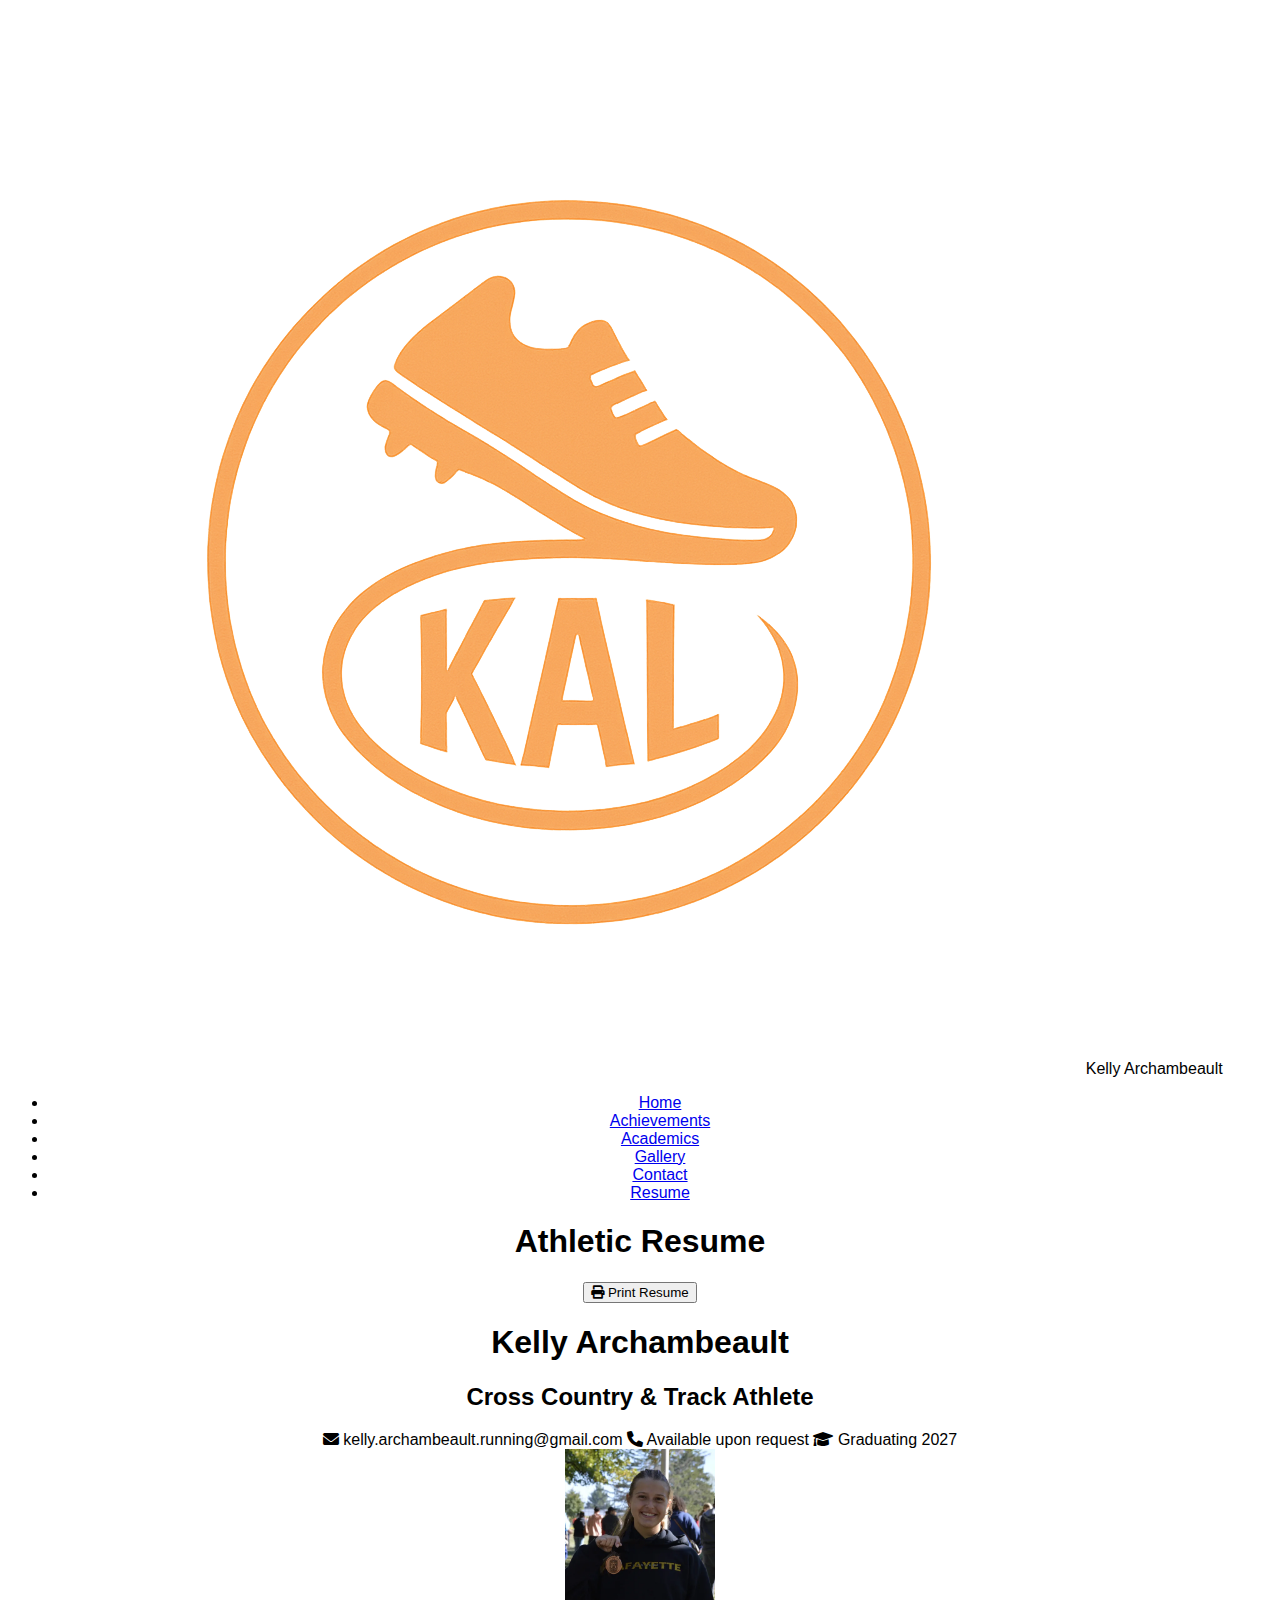
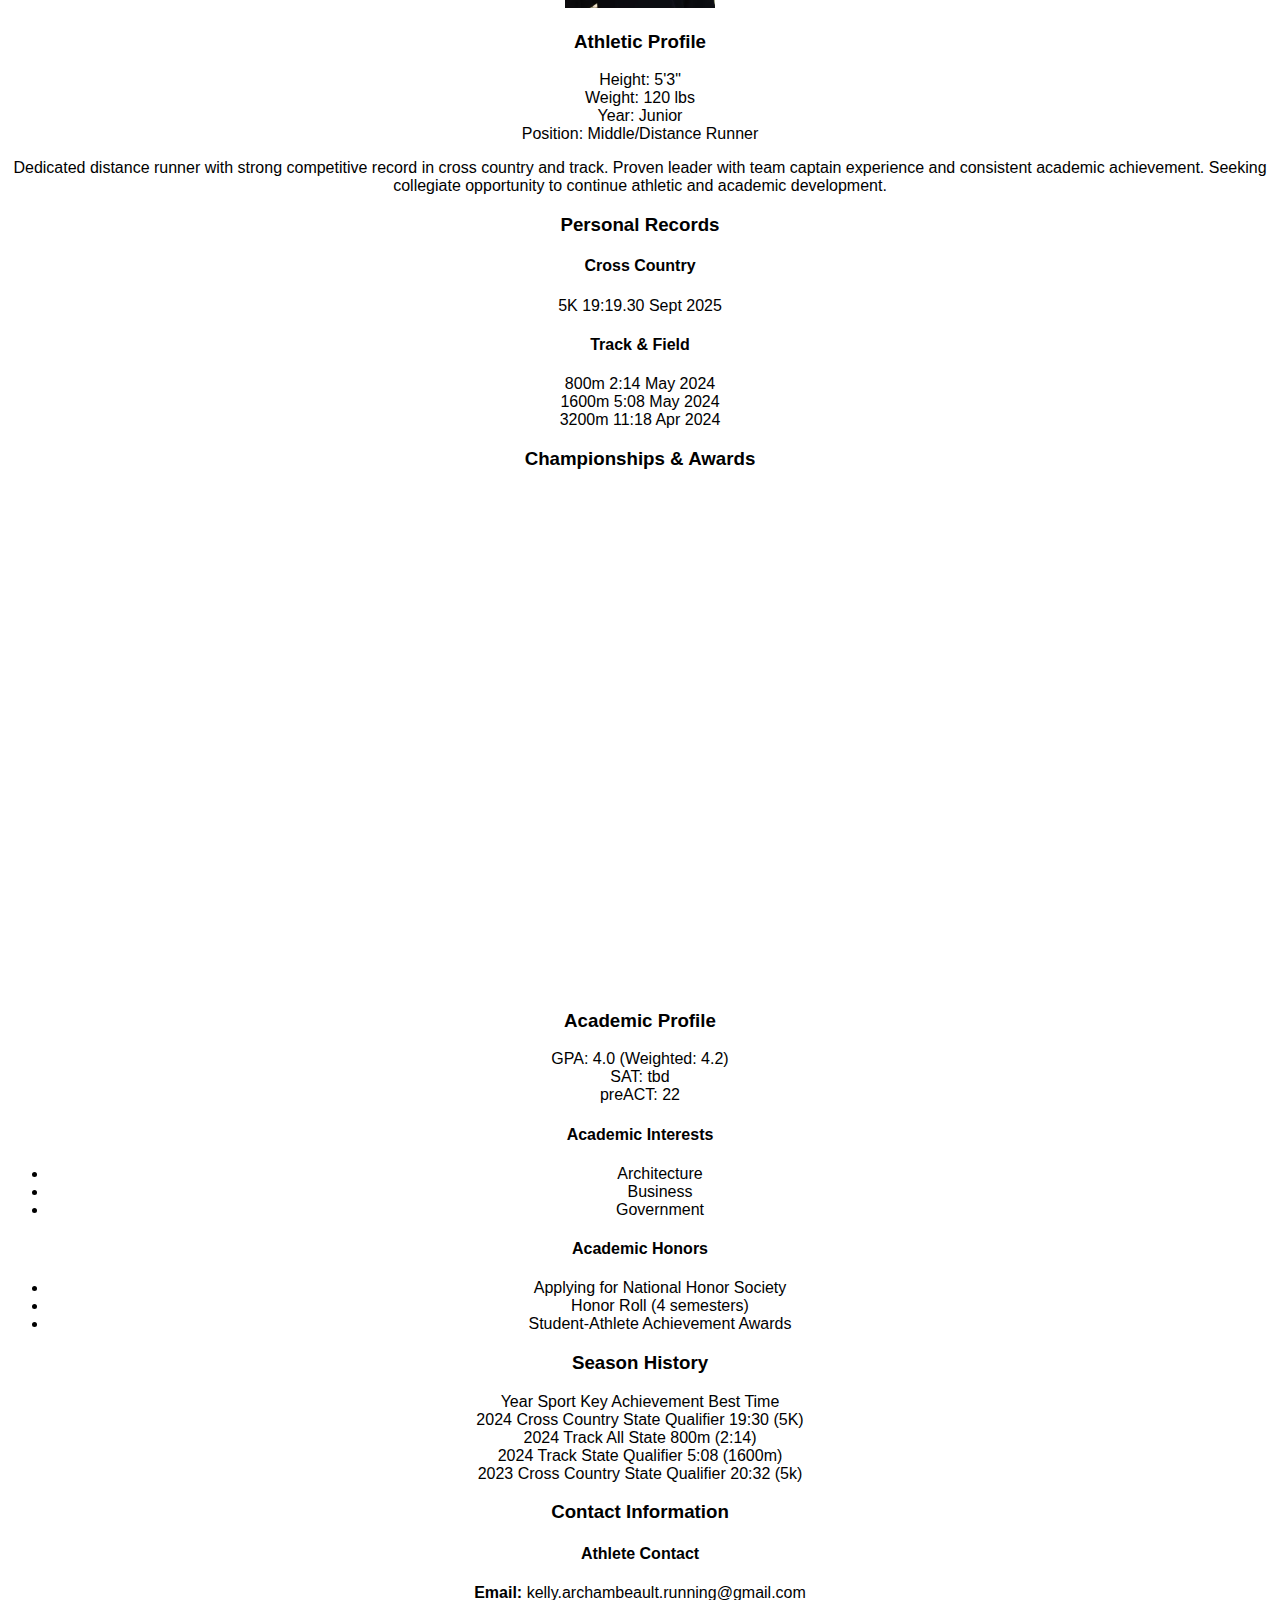
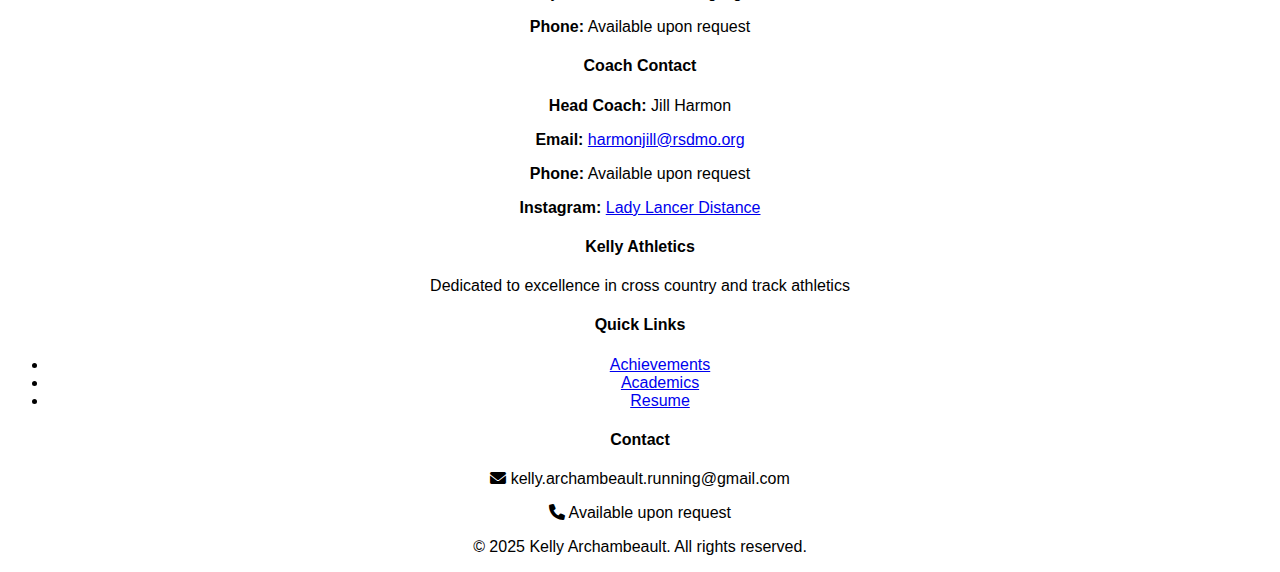
<file: resume-CONFLICT-1.html>
<!DOCTYPE html>
<html lang="en">
<head>
    <meta charset="UTF-8">
    <meta name="viewport" content="width=device-width, initial-scale=1.0">
    <meta name="robots" content="index, follow">
    <meta name="author" content="Kelly Archambeault">
    <meta property="og:title" content="Athletic Resume - Kelly Athletics">
    <meta property="og:description" content="Kelly's complete athletic resume for college recruitment including achievements, stats, and contact information.">
    <meta property="og:type" content="website">
    <meta name="twitter:card" content="summary">
    <title>Athletic Resume - Kelly Athletics</title>
    <meta name="description" content="Kelly's complete athletic resume for college recruitment">
    <link rel="stylesheet" href="css/styles.css">
    <link rel="stylesheet" href="https://cdnjs.cloudflare.com/ajax/libs/font-awesome/6.0.0/css/all.min.css">
    <link rel="stylesheet" media="print" href="css/styles.css">
</head>
<body>
    <!-- Header Placeholder -->
    <div id="header-placeholder" class="no-print"></div>

    <!-- Resume Actions -->
    <section class="resume-actions no-print">
        <div class="container">
            <div class="actions-bar">
                <h1>Athletic Resume</h1>
                <div class="action-buttons">
                    <button onclick="window.print()" class="btn btn-primary">
                        <i class="fas fa-print"></i> Print Resume
                    </button>
                </div>
            </div>
        </div>
    </section>

    <!-- Resume Content -->
    <section class="resume-content">
        <div class="container">
            <div class="resume-document">
                <!-- Resume Header -->
                <div class="resume-header">
                    <div class="athlete-info">
                        <h1>Kelly Archambeault</h1>
                        <h2>Cross Country & Track Athlete</h2>
                        <div class="contact-info">
                            <span><i class="fas fa-envelope"></i> kelly.archambeault.running@gmail.com</span>
                            <span><i class="fas fa-phone"></i> Available upon request</span>
                            <span><i class="fas fa-graduation-cap"></i> Graduating 2027</span>
                        </div>
                    </div>
                <div class="athlete-photo">
                    <picture>
                        <source type="image/webp"
                                srcset="imgs/resume-headshot-480w.webp 480w, imgs/resume-headshot-800w.webp 800w, imgs/resume-headshot-1200w.webp 1200w"
                                sizes="(max-width:600px) 30vw, (min-width:900px) 150px, 20vw">
                        <img src="imgs/kelly-headshot.jpg"
                             srcset="imgs/resume-headshot-480w.jpg 480w, imgs/resume-headshot-800w.jpg 800w, imgs/resume-headshot-1200w.jpg 1200w"
                             sizes="(max-width:600px) 30vw, (min-width:900px) 150px, 20vw"
                             alt="Kelly Archambeault professional headshot"
                             class="headshot-photo"\n                             loading="lazy">
                    </picture>
                 </div>
                </div>

                <!-- Athletic Profile -->
                <div class="resume-section">
                    <h3>Athletic Profile</h3>
                    <div class="profile-grid">
                        <div class="profile-stats">
                            <div class="stat-row">
                                <span class="stat-label">Height:</span>
                                <span class="stat-value">5'3"</span>
                            </div>
                            <div class="stat-row">
                                <span class="stat-label">Weight:</span>
                                <span class="stat-value">120 lbs</span>
                            </div>
                            <div class="stat-row">
                                <span class="stat-label">Year:</span>
                                <span class="stat-value">Junior</span>
                            </div>
                            <div class="stat-row">
                                <span class="stat-label">Position:</span>
                                <span class="stat-value">Middle/Distance Runner</span>
                            </div>
                        </div>
                        <div class="profile-summary">
                            <p>Dedicated distance runner with strong competitive record in cross country and track. Proven leader with team captain experience and consistent academic achievement. Seeking collegiate opportunity to continue athletic and academic development.</p>
                        </div>
                    </div>
                </div>

                <!-- Personal Records -->
                <div class="resume-section">
                    <h3>Personal Records</h3>
                    <div class="records-table">
                        <div class="record-category">
                            <h4>Cross Country</h4>
                            <div class="record-list">
                                <div class="record-item">
                                    <span class="distance">5K</span>
                                    <span class="time">19:19.30</span>
                                    <span class="date">Sept 2025</span>
                                </div>
                            </div>
                        </div>
                        <div class="record-category">
                            <h4>Track & Field</h4>
                            <div class="record-list">
                                <div class="record-item">
                                    <span class="distance">800m</span>
                                    <span class="time">2:14</span>
                                    <span class="date">May 2024</span>
                                </div>
                                <div class="record-item">
                                    <span class="distance">1600m</span>
                                    <span class="time">5:08</span>
                                    <span class="date">May 2024</span>
                                </div>
                                <div class="record-item">
                                    <span class="distance">3200m</span>
                                    <span class="time">11:18</span>
                                    <span class="date">Apr 2024</span>
                                </div>
                            </div>
                        </div>
                    </div>
                </div>

                <!-- Championships & Awards -->
                <div class="resume-section">
                    <h3>Championships & Awards</h3>
                    <div class="awards-list">
                        <div class="award-item">
                            <div class="award-year">2025</div>
                            <div class="award-details">
                                <h4>2025 MSHSAA Class 5 Track</h4>
                                <p>2nd Place - 4x800 (2:16.81), 6th place - 800m (2:14.52)</p>
                            </div>
                        </div>
                        <div class="award-item">
                            <div class="award-year">2024</div>
                            <div class="award-details">
                                <h4>State Track Qualifier (Sectionals)</h4>
                                <p>800m (2:19.59) , 1600m (5:10.75), 4x400r, 4x800r</p>
                            </div>
                        </div>
                        <div class="award-item">
                            <div class="award-year">2024-2025</div>
                            <div class="award-details">
                                <h4>St. Louis Suburban All-Conference Selection</h4>
                                <p>Track 24' in 400, 4x800 & 4x400</p>
                                <p>XC 24' All Conference & All Academic</p>
                                <p>Track 25' in 4x800 & 4x400</p>
                            </div>
                        </div>
                        <div class="award-item">
                            <div class="award-year">2023-2024</div>
                            <div class="award-details">
                                <h4>Team Captain</h4>
                                <p>Cross Country, Track and JV Basketball Teams</p>
                            </div>
                        </div>
                    </div>
                </div>

                <!-- Academic Information -->
                <div class="resume-section">
                    <h3>Academic Profile</h3>
                    <div class="academic-grid">
                        <div class="academic-stats">
                            <div class="stat-row">
                                <span class="stat-label">GPA:</span>
                                <span class="stat-value">4.0 (Weighted: 4.2)</span>
                  
                            </div>
                            <div class="stat-row">
                                <span class="stat-label">SAT:</span>
                                <span class="stat-value">tbd</span>
                            </div>
                            <div class="stat-row">
                                <span class="stat-label">preACT:</span>
                                <span class="stat-value">22</span>
                            </div>
                        </div>
                        <div class="academic-details">
                            <h4>Academic Interests</h4>
                            <ul>
                                <li>Architecture</li>
                                <li>Business</li>
                                <li>Government</li>
                            </ul>
                            <h4>Academic Honors</h4>
                            <ul>
                                <li>Applying for National Honor Society</li>
                                <li>Honor Roll (4 semesters)</li>
                                <li>Student-Athlete Achievement Awards</li>
                            </ul>
                        </div>
                    </div>
                </div>

                <!-- Season History -->
                <div class="resume-section">
                    <h3>Season History</h3>
                    <div class="season-table">
                        <div class="season-row season-header">
                            <span>Year</span>
                            <span>Sport</span>
                            <span>Key Achievement</span>
                            <span>Best Time</span>
                        </div>
                        <div class="season-row">
                            <span>2024</span>
                            <span>Cross Country</span>
                            <span>State Qualifier</span>
                            <span>19:30 (5K)</span>
                        </div>
                        <div class="season-row">
                            <span>2024</span>
                            <span>Track</span>
                            <span>All State</span>
                            <span>800m (2:14)</span>
                        </div>
                        <div class="season-row">
                            <span>2024</span>
                            <span>Track</span>
                            <span>State Qualifier</span>
                            <span>5:08 (1600m)</span>
                        </div>
                        <div class="season-row">
                            <span>2023</span>
                            <span>Cross Country</span>
                            <span>State Qualifier</span>
                            <span>20:32 (5k)</span>
                        </div>
                    </div>
                </div>

                <!-- Contact Information -->
                <div class="resume-section">
                    <h3>Contact Information</h3>
                    <div class="contact-grid">
                        <div class="contact-column">
                            <h4>Athlete Contact</h4>
                            <p><strong>Email:</strong> kelly.archambeault.running@gmail.com</p>
                            <p><strong>Phone:</strong> Available upon request</p>
                        </div>
                        <div class="contact-column">
                            <h4>Coach Contact</h4>
                            <p><strong>Head Coach:</strong> Jill Harmon</p>
                            <p><strong>Email:</strong> <a href="mailto:harmonjill@rsdmo.org">harmonjill@rsdmo.org</a></p>
                            <p><strong>Phone:</strong> Available upon request</p>
                            <p><strong>Instagram:</strong> <a href="https://www.instagram.com/ladylancerdistance/">Lady Lancer Distance</a></p>
                        </div>
                    </div>
                </div>
            </div>
        </div>
    </section>

    <!-- Footer Placeholder -->
    <div id="footer-placeholder" class="no-print"></div>

    <script src="js/components.js"></script>
    <script src="script.js"></script>
</body>
</html>
</file>
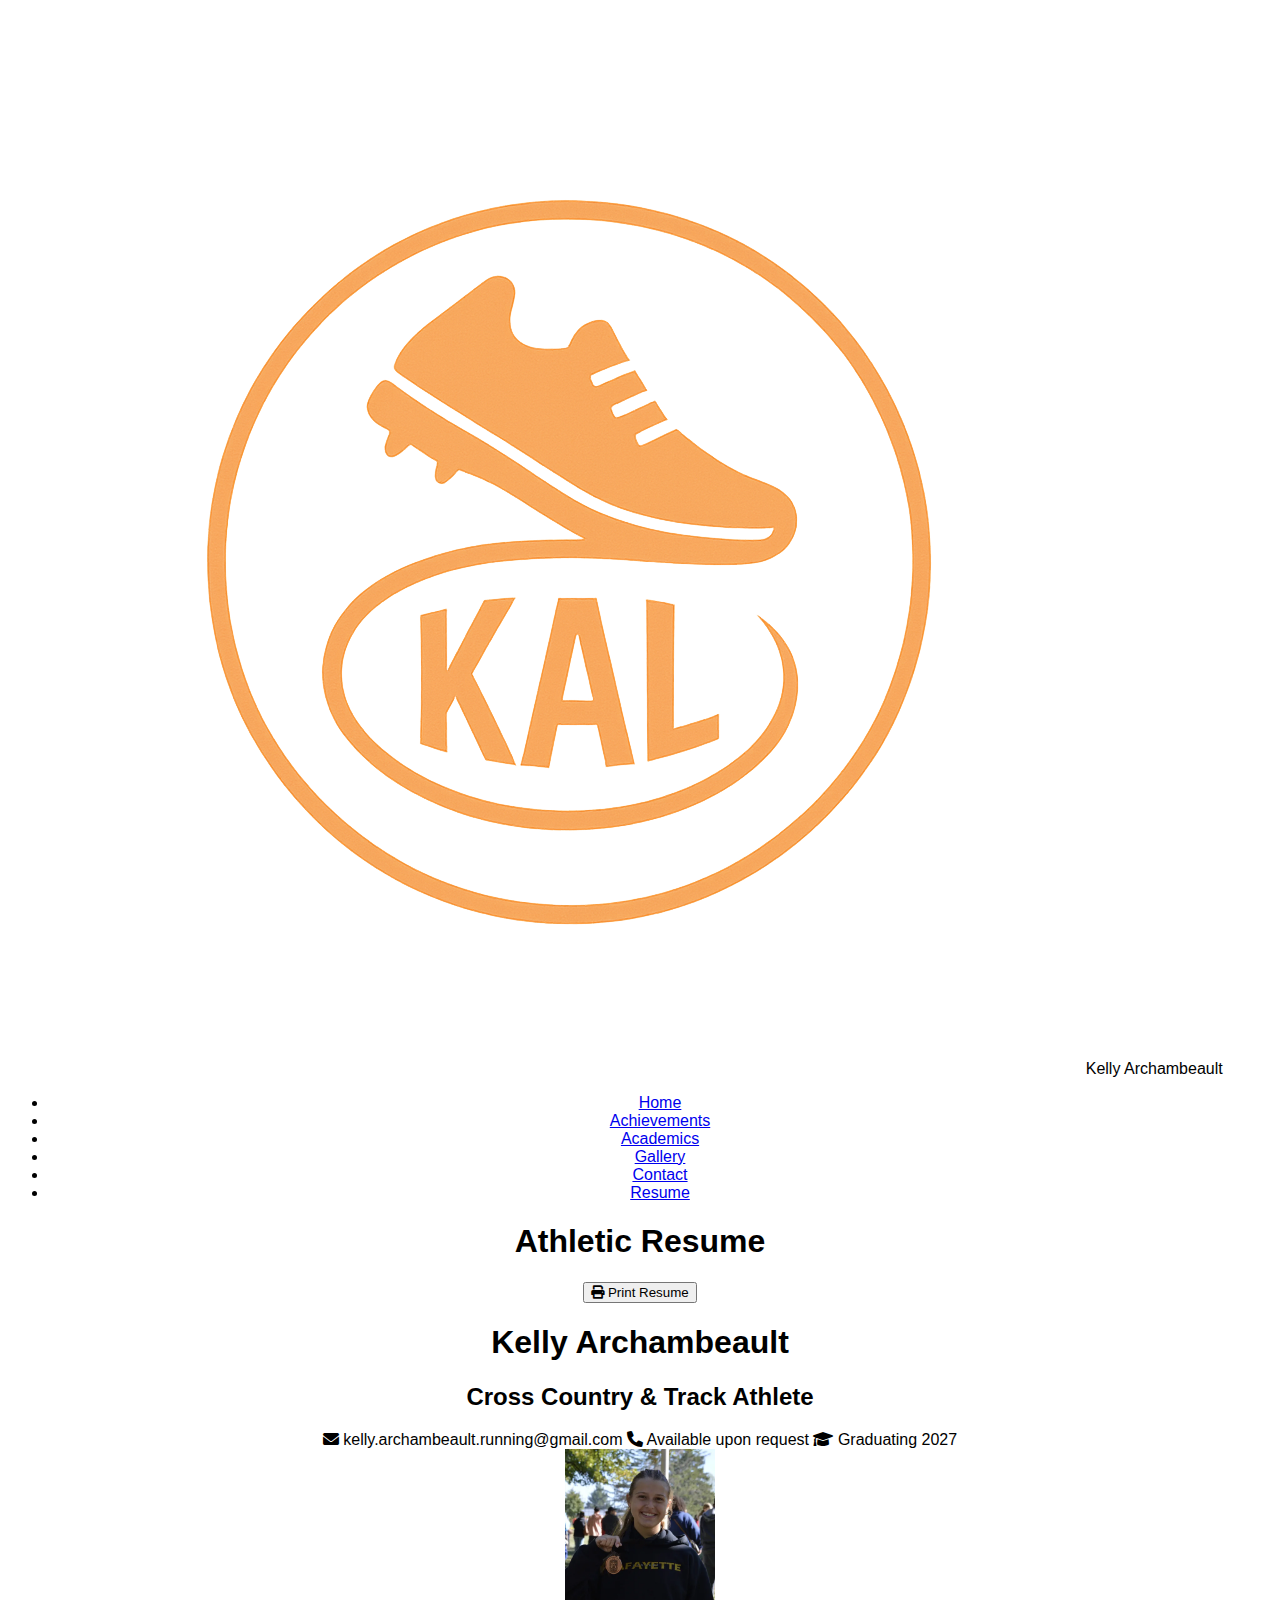
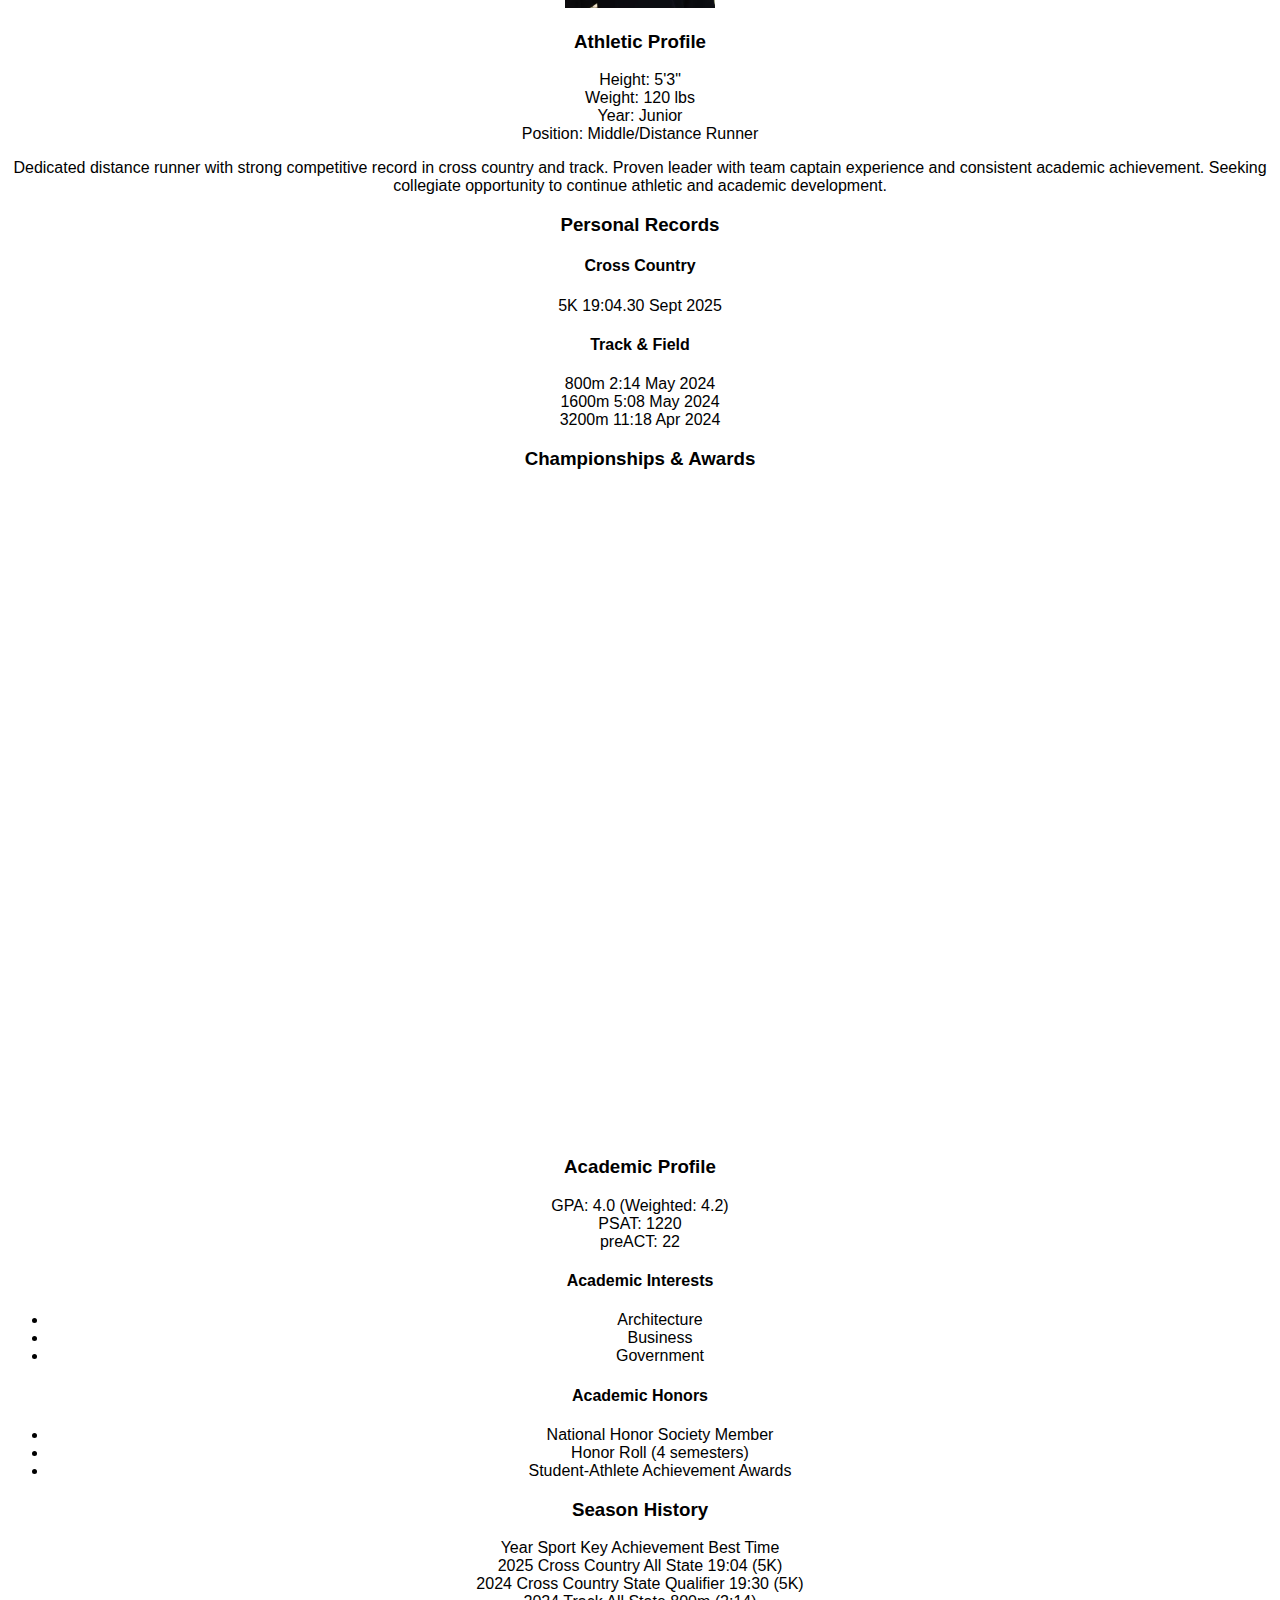
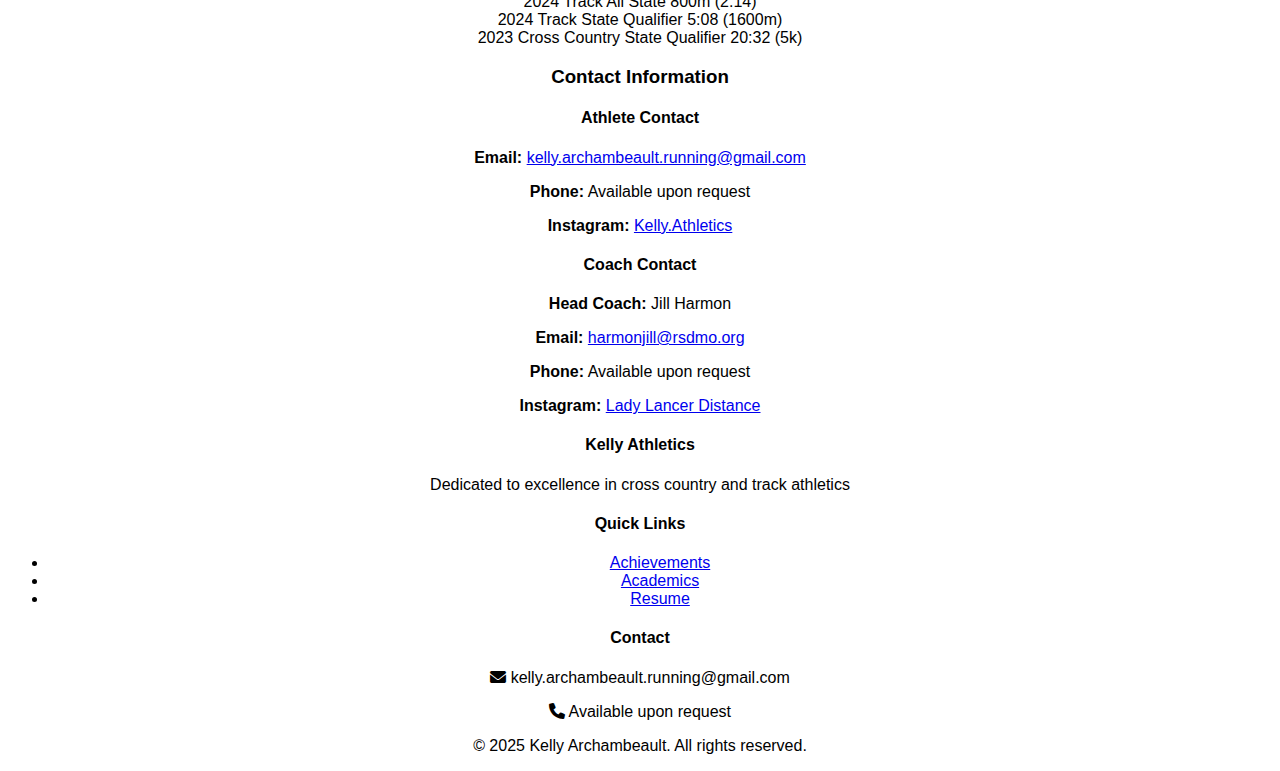
<file: resume.html>
<!DOCTYPE html>
<html lang="en">
<head>
    <meta charset="UTF-8">
    <meta name="viewport" content="width=device-width, initial-scale=1.0">
    <meta name="robots" content="index, follow">
    <meta name="author" content="Kelly Archambeault">
    <meta property="og:title" content="Athletic Resume - Kelly Athletics">
    <meta property="og:description" content="Kelly's complete athletic resume for college recruitment including achievements, stats, and contact information.">
    <meta property="og:type" content="website">
    <meta name="twitter:card" content="summary">
    <title>Athletic Resume - Kelly Athletics</title>
    <meta name="description" content="Kelly's complete athletic resume for college recruitment">
    <link rel="stylesheet" href="css/styles.css">
    <link rel="stylesheet" href="https://cdnjs.cloudflare.com/ajax/libs/font-awesome/6.0.0/css/all.min.css">
    <link rel="stylesheet" media="print" href="css/styles.css">
</head>
<body>
    <!-- Header Placeholder -->
    <div id="header-placeholder" class="no-print"></div>

    <!-- Resume Actions -->
    <section class="resume-actions no-print">
        <div class="container">
            <div class="actions-bar">
                <h1>Athletic Resume</h1>
                <div class="action-buttons">
                    <button onclick="window.print()" class="btn btn-primary">
                        <i class="fas fa-print"></i> Print Resume
                    </button>
                </div>
            </div>
        </div>
    </section>

    <!-- Resume Content -->
    <section class="resume-content">
        <div class="container">
            <div class="resume-document">
                <!-- Resume Header -->
                <div class="resume-header">
                    <div class="athlete-info">
                        <h1>Kelly Archambeault</h1>
                        <h2>Cross Country & Track Athlete</h2>
                        <div class="contact-info">
                            <span><i class="fas fa-envelope"></i> kelly.archambeault.running@gmail.com</span>
                            <span><i class="fas fa-phone"></i> Available upon request</span>
                            <span><i class="fas fa-graduation-cap"></i> Graduating 2027</span>
                        </div>
                    </div>
                <div class="athlete-photo">
                    <picture>
                        <source type="image/webp"
                                srcset="imgs/resume-headshot-480w.webp 480w, imgs/resume-headshot-800w.webp 800w, imgs/resume-headshot-1200w.webp 1200w"
                                sizes="(max-width:600px) 30vw, (min-width:900px) 150px, 20vw">
                        <img src="imgs/kelly-headshot.jpg"
                             srcset="imgs/resume-headshot-480w.jpg 480w, imgs/resume-headshot-800w.jpg 800w, imgs/resume-headshot-1200w.jpg 1200w"
                             sizes="(max-width:600px) 30vw, (min-width:900px) 150px, 20vw"
                             alt="Kelly Archambeault professional headshot"
                             class="headshot-photo"\n                             loading="lazy">
                    </picture>
                 </div>
                </div>

                <!-- Athletic Profile -->
                <div class="resume-section">
                    <h3>Athletic Profile</h3>
                    <div class="profile-grid">
                        <div class="profile-stats">
                            <div class="stat-row">
                                <span class="stat-label">Height:</span>
                                <span class="stat-value">5'3"</span>
                            </div>
                            <div class="stat-row">
                                <span class="stat-label">Weight:</span>
                                <span class="stat-value">120 lbs</span>
                            </div>
                            <div class="stat-row">
                                <span class="stat-label">Year:</span>
                                <span class="stat-value">Junior</span>
                            </div>
                            <div class="stat-row">
                                <span class="stat-label">Position:</span>
                                <span class="stat-value">Middle/Distance Runner</span>
                            </div>
                        </div>
                        <div class="profile-summary">
                            <p>Dedicated distance runner with strong competitive record in cross country and track. Proven leader with team captain experience and consistent academic achievement. Seeking collegiate opportunity to continue athletic and academic development.</p>
                        </div>
                    </div>
                </div>

                <!-- Personal Records -->
                <div class="resume-section">
                    <h3>Personal Records</h3>
                    <div class="records-table">
                        <div class="record-category">
                            <h4>Cross Country</h4>
                            <div class="record-list">
                                <div class="record-item">
                                    <span class="distance">5K</span>
                                    <span class="time">19:04.30</span>
                                    <span class="date">Sept 2025</span>
                                </div>
                            </div>
                        </div>
                        <div class="record-category">
                            <h4>Track & Field</h4>
                            <div class="record-list">
                                <div class="record-item">
                                    <span class="distance">800m</span>
                                    <span class="time">2:14</span>
                                    <span class="date">May 2024</span>
                                </div>
                                <div class="record-item">
                                    <span class="distance">1600m</span>
                                    <span class="time">5:08</span>
                                    <span class="date">May 2024</span>
                                </div>
                                <div class="record-item">
                                    <span class="distance">3200m</span>
                                    <span class="time">11:18</span>
                                    <span class="date">Apr 2024</span>
                                </div>
                            </div>
                        </div>
                    </div>
                </div>

                <!-- Championships & Awards -->
                <div class="resume-section">
                    <h3>Championships & Awards</h3>
                    <div class="awards-list">
                        <div class="award-item">
                            <div class="award-year">2025</div>
                            <div class="award-details">
                                <h4>2025 MSHSAA Class 5 XC Championship</h4>
                                <p>20th Place at Gans Creek, Columbia MO</p>
                            </div>
                        </div>
                        <div class="award-item">
                            <div class="award-year">2025</div>
                            <div class="award-details">
                                <h4>2025 MSHSAA Class 5 Track</h4>
                                <p>2nd Place - 4x800 (2:16.81 split), 6th Place - 800m (2:14.52), 7th Place - 4x400 (60.18 split)</p>
                            </div>
                        </div>
                        <div class="award-item">
                            <div class="award-year">2024</div>
                            <div class="award-details">
                                <h4>State Track Qualifier (Sectionals)</h4>
                                <p>800m (2:19.59) , 1600m (5:10.75), 4x400r, 4x800r</p>
                            </div>
                        </div>
                        <div class="award-item">
                            <div class="award-year">2024-2025</div>
                            <div class="award-details">
                                <h4>St. Louis Suburban All-Conference Selection</h4>
                                <p>XC 25' All Conference (1st Team) & All Academic</p>
                                <p>Track 24' in 400, 4x800 & 4x400</p>
                                <p>XC 24' All Conference & All Academic</p>
                                <p>Track 25' in 4x800 & 4x400</p>
                            </div>
                        </div>
                        <div class="award-item">
                            <div class="award-year">2023-2024</div>
                            <div class="award-details">
                                <h4>Team Captain</h4>
                                <p>Cross Country, Track and JV Basketball Teams</p>
                            </div>
                        </div>
                    </div>
                </div>

                <!-- Academic Information -->
                <div class="resume-section">
                    <h3>Academic Profile</h3>
                    <div class="academic-grid">
                        <div class="academic-stats">
                            <div class="stat-row">
                                <span class="stat-label">GPA:</span>
                                <span class="stat-value">4.0 (Weighted: 4.2)</span>
                  
                            </div>
                            <div class="stat-row">
                                <span class="stat-label">PSAT:</span>
                                <span class="stat-value">1220</span>
                            </div>
                            <div class="stat-row">
                                <span class="stat-label">preACT:</span>
                                <span class="stat-value">22</span>
                            </div>
                        </div>
                        <div class="academic-details">
                            <h4>Academic Interests</h4>
                            <ul>
                                <li>Architecture</li>
                                <li>Business</li>
                                <li>Government</li>
                            </ul>
                            <h4>Academic Honors</h4>
                            <ul>
                                <li>National Honor Society Member</li>
                                <li>Honor Roll (4 semesters)</li>
                                <li>Student-Athlete Achievement Awards</li>
                            </ul>
                        </div>
                    </div>
                </div>

                <!-- Season History -->
                <div class="resume-section">
                    <h3>Season History</h3>
                    <div class="season-table">
                        <div class="season-row season-header">
                            <span>Year</span>
                            <span>Sport</span>
                            <span>Key Achievement</span>
                            <span>Best Time</span>
                        </div>
                        <div class="season-row">
                            <span>2025</span>
                            <span>Cross Country</span>
                            <span>All State</span>
                            <span>19:04 (5K)</span>
                        </div>
                        <div class="season-row">
                            <span>2024</span>
                            <span>Cross Country</span>
                            <span>State Qualifier</span>
                            <span>19:30 (5K)</span>
                        </div>
                        <div class="season-row">
                            <span>2024</span>
                            <span>Track</span>
                            <span>All State</span>
                            <span>800m (2:14)</span>
                        </div>
                        <div class="season-row">
                            <span>2024</span>
                            <span>Track</span>
                            <span>State Qualifier</span>
                            <span>5:08 (1600m)</span>
                        </div>
                        <div class="season-row">
                            <span>2023</span>
                            <span>Cross Country</span>
                            <span>State Qualifier</span>
                            <span>20:32 (5k)</span>
                        </div>
                    </div>
                </div>

                <!-- Contact Information -->
                <div class="resume-section">
                    <h3>Contact Information</h3>
                    <div class="contact-grid">
                        <div class="contact-column">
                            <h4>Athlete Contact</h4>
                            <p><strong>Email:</strong> <a href="mailto:kelly.archambeault.running@gmail.com">kelly.archambeault.running@gmail.com</a></p>
                            <p><strong>Phone:</strong> Available upon request</p>
                            <p><strong>Instagram:</strong> <a href="https://www.instagram.com/kelly.athletics/">Kelly.Athletics</a></p>
                        </div>
                        <div class="contact-column">
                            <h4>Coach Contact</h4>
                            <p><strong>Head Coach:</strong> Jill Harmon</p>
                            <p><strong>Email:</strong> <a href="mailto:harmonjill@rsdmo.org">harmonjill@rsdmo.org</a></p>
                            <p><strong>Phone:</strong> Available upon request</p>
                            <p><strong>Instagram:</strong> <a href="https://www.instagram.com/ladylancerdistance/">Lady Lancer Distance</a></p>
                        </div>
                    </div>
                </div>
            </div>
        </div>
    </section>

    <!-- Footer Placeholder -->
    <div id="footer-placeholder" class="no-print"></div>

    <script src="js/components.js"></script>
    <script src="script.js"></script>
</body>
</html>
</file>
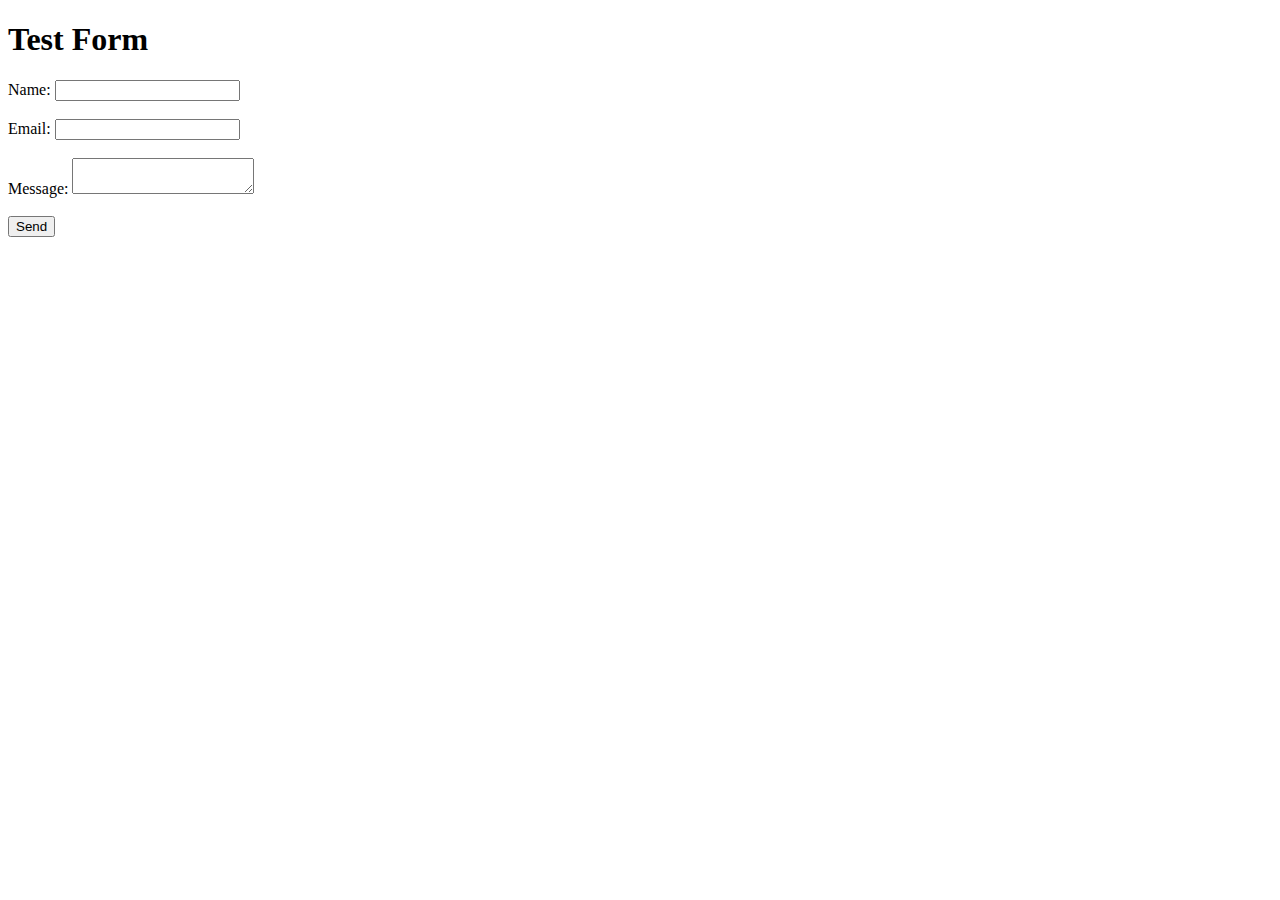
<file: test-form.html>
<!DOCTYPE html>
<html>
<head>
    <title>Formspree Test</title>
</head>
<body>
    <h1>Test Form</h1>
    <form action="https://formspree.io/f/xqaybjgz" method="POST">
        <label>Name:</label>
        <input type="text" name="name" required>
        <br><br>
        <label>Email:</label>
        <input type="email" name="email" required>
        <br><br>
        <label>Message:</label>
        <textarea name="message" required></textarea>
        <br><br>
        <button type="submit">Send</button>
    </form>
</body>
</html>
</file>
<file: css/styles.css>
body {
  font-family: sans-serif;
  text-align: center;
  margin-top: 50px;
}
</file>
<file: styles.css>
/* Reset and Base Styles */
* {
    margin: 0;
    padding: 0;
    box-sizing: border-box;
}

body {
    font-family: 'Arial', sans-serif;
    line-height: 1.6;
    color: #333;
    background-color: #f8f9fa;
}

.container {
    max-width: 1200px;
    margin: 0 auto;
    padding: 0 20px;
}

/* Navigation */
.navbar {
    background-color: #fff;
    box-shadow: 0 2px 10px rgba(0, 0, 0, 0.1);
    position: fixed;
    top: 0;
    width: 100%;
    z-index: 1000;
}

.nav-container {
    display: flex;
    justify-content: space-between;
    align-items: center;
    padding: 1rem 2rem;
    max-width: 1200px;
    margin: 0 auto;
}

.nav-logo {
    display: flex;
    align-items: center;
    font-size: 1.5rem;
    font-weight: bold;
    color: #e74c3c;
}

.logo {
    height: 40px;
    margin-right: 10px;
}

.nav-menu {
    display: flex;
    list-style: none;
    align-items: center;
}

.nav-menu li {
    margin-left: 2rem;
}

.nav-link {
    text-decoration: none;
    color: #333;
    font-weight: 500;
    transition: color 0.3s ease;
}

.nav-link:hover,
.nav-link.active {
    color: #e74c3c;
}

.resume-btn {
    background-color: #e74c3c;
    color: white !important;
    padding: 0.5rem 1rem;
    border-radius: 5px;
    transition: background-color 0.3s ease;
}

.resume-btn:hover {
    background-color: #c0392b;
}

.hamburger {
    display: none;
    flex-direction: column;
    cursor: pointer;
}

.hamburger span {
    width: 25px;
    height: 3px;
    background-color: #333;
    margin: 3px 0;
    transition: 0.3s;
}

/* Hero Section */
.hero {
    background: linear-gradient(135deg, #e74c3c 0%, #c0392b 100%);
    color: white;
    padding: 120px 0 80px;
    margin-top: 80px;
}

.hero-content {
    display: grid;
    grid-template-columns: 1fr 1fr;
    gap: 60px;
    align-items: center;
    max-width: 1200px;
    margin: 0 auto;
    padding: 0 20px;
}

.hero-text h1 {
    font-size: 3.5rem;
    margin-bottom: 1rem;
    font-weight: 700;
}

.highlight {
    color: #f39c12;
}

.hero-subtitle {
    font-size: 1.5rem;
    margin-bottom: 1rem;
    opacity: 0.9;
}

.hero-description {
    font-size: 1.1rem;
    margin-bottom: 2rem;
    opacity: 0.9;
    line-height: 1.7;
}

.hero-stats {
    display: grid;
    grid-template-columns: repeat(3, 1fr);
    gap: 2rem;
    margin-bottom: 3rem;
}

.stat {
    text-align: center;
}

.stat-number {
    display: block;
    font-size: 2.5rem;
    font-weight: bold;
    color: #f39c12;
    margin-bottom: 0.5rem;
}

.stat-label {
    font-size: 1rem;
    opacity: 0.8;
}

.hero-actions {
    display: flex;
    gap: 1rem;
}

.hero-image {
    display: flex;
    justify-content: center;
    align-items: center;
}

.athlete-placeholder {
    width: 300px;
    height: 400px;
    background-color: rgba(255, 255, 255, 0.1);
    border-radius: 10px;
    display: flex;
    align-items: center;
    justify-content: center;
    font-size: 4rem;
    color: rgba(255, 255, 255, 0.5);
}

.athlete-photo {
    width: 300px;
    height: 400px;
    border-radius: 10px;
    object-fit: cover;
    box-shadow: 0 8px 24px rgba(0, 0, 0, 0.2);
}

/* Buttons */
.btn {
    display: inline-block;
    padding: 12px 30px;
    border-radius: 5px;
    text-decoration: none;
    font-weight: 600;
    transition: all 0.3s ease;
    border: none;
    cursor: pointer;
    font-size: 1rem;
}

.btn-primary {
    background-color: #f39c12;
    color: white;
}

.btn-primary:hover {
    background-color: #e67e22;
    transform: translateY(-2px);
}

.btn-secondary {
    background-color: transparent;
    color: white;
    border: 2px solid white;
}

.btn-secondary:hover {
    background-color: white;
    color: #e74c3c;
}

.btn-outline {
    background-color: transparent;
    color: #e74c3c;
    border: 2px solid #e74c3c;
}

.btn-outline:hover {
    background-color: #e74c3c;
    color: white;
}

/* Sections */
.quick-stats {
    padding: 80px 0;
    background-color: white;
}

.quick-stats h2 {
    text-align: center;
    font-size: 2.5rem;
    margin-bottom: 3rem;
    color: #2c3e50;
}

.stats-grid {
    display: grid;
    grid-template-columns: repeat(auto-fit, minmax(250px, 1fr));
    gap: 2rem;
}

.stat-card {
    background-color: #f8f9fa;
    padding: 2rem;
    border-radius: 10px;
    text-align: center;
    transition: transform 0.3s ease;
}

.stat-card:hover {
    transform: translateY(-5px);
}

.stat-card i {
    font-size: 3rem;
    color: #e74c3c;
    margin-bottom: 1rem;
}

.stat-card h3 {
    font-size: 1.5rem;
    margin-bottom: 1rem;
    color: #2c3e50;
}

/* Recent Achievements */
.recent-achievements {
    padding: 80px 0;
    background-color: #f8f9fa;
}

.recent-achievements h2 {
    text-align: center;
    font-size: 2.5rem;
    margin-bottom: 3rem;
    color: #2c3e50;
}

.achievements-grid {
    display: grid;
    grid-template-columns: repeat(auto-fit, minmax(300px, 1fr));
    gap: 2rem;
    margin-bottom: 3rem;
}

.achievement-card {
    background-color: white;
    padding: 2rem;
    border-radius: 10px;
    border-left: 4px solid #e74c3c;
    box-shadow: 0 4px 6px rgba(0, 0, 0, 0.1);
    transition: transform 0.3s ease;
}

.achievement-card:hover {
    transform: translateY(-5px);
}

.achievement-date {
    font-size: 0.9rem;
    color: #7f8c8d;
    margin-bottom: 0.5rem;
}

.achievement-card h3 {
    font-size: 1.5rem;
    margin-bottom: 1rem;
    color: #2c3e50;
}

.achievement-type {
    display: inline-block;
    background-color: #e74c3c;
    color: white;
    padding: 0.3rem 0.8rem;
    border-radius: 15px;
    font-size: 0.8rem;
    margin-top: 1rem;
}

/* Page Header */
.page-header {
    background: linear-gradient(135deg, #34495e 0%, #2c3e50 100%);
    color: white;
    padding: 120px 0 80px;
    text-align: center;
    margin-top: 80px;
}

.page-header h1 {
    font-size: 3rem;
    margin-bottom: 1rem;
}

.page-header p {
    font-size: 1.2rem;
    opacity: 0.9;
}

/* Personal Records */
.personal-records {
    padding: 80px 0;
    background-color: white;
}

.personal-records h2 {
    text-align: center;
    font-size: 2.5rem;
    margin-bottom: 3rem;
    color: #2c3e50;
}

.records-grid {
    display: grid;
    grid-template-columns: repeat(auto-fit, minmax(400px, 1fr));
    gap: 3rem;
}

.record-category {
    background-color: #f8f9fa;
    padding: 2rem;
    border-radius: 10px;
}

.record-category h3 {
    font-size: 1.8rem;
    margin-bottom: 1.5rem;
    color: #2c3e50;
    display: flex;
    align-items: center;
}

.record-category i {
    margin-right: 1rem;
    color: #e74c3c;
}

.record-list {
    display: flex;
    flex-direction: column;
    gap: 1rem;
}

.record-item {
    display: grid;
    grid-template-columns: 1fr 1fr 1fr;
    gap: 1rem;
    padding: 1rem;
    background-color: white;
    border-radius: 5px;
    align-items: center;
}

.distance {
    font-weight: bold;
    color: #2c3e50;
}

.time {
    font-size: 1.2rem;
    font-weight: bold;
    color: #e74c3c;
}

.date {
    color: #7f8c8d;
    font-size: 0.9rem;
}

/* Timeline */
.championships {
    padding: 80px 0;
    background-color: #f8f9fa;
}

.championships h2 {
    text-align: center;
    font-size: 2.5rem;
    margin-bottom: 3rem;
    color: #2c3e50;
}

.timeline {
    position: relative;
    padding-left: 2rem;
}

.timeline::before {
    content: '';
    position: absolute;
    left: 0;
    top: 0;
    bottom: 0;
    width: 3px;
    background-color: #e74c3c;
}

.timeline-item {
    position: relative;
    margin-bottom: 2rem;
    padding-left: 3rem;
}

.timeline-item::before {
    content: '';
    position: absolute;
    left: -8px;
    top: 0;
    width: 16px;
    height: 16px;
    background-color: #e74c3c;
    border-radius: 50%;
}

.timeline-date {
    font-size: 1.2rem;
    font-weight: bold;
    color: #e74c3c;
    margin-bottom: 0.5rem;
}

.timeline-content h3 {
    font-size: 1.5rem;
    margin-bottom: 1rem;
    color: #2c3e50;
}

.award-type {
    display: inline-block;
    padding: 0.3rem 0.8rem;
    border-radius: 15px;
    font-size: 0.8rem;
    margin-top: 1rem;
    color: white;
}

.award-type.championship {
    background-color: #f39c12;
}

.award-type.qualifier {
    background-color: #3498db;
}

.award-type.recognition {
    background-color: #2ecc71;
}

.award-type.leadership {
    background-color: #9b59b6;
}

/* Progress Charts */
.season-progress {
    padding: 80px 0;
    background-color: white;
}

.season-progress h2 {
    text-align: center;
    font-size: 2.5rem;
    margin-bottom: 3rem;
    color: #2c3e50;
}

.progress-charts {
    display: grid;
    grid-template-columns: repeat(auto-fit, minmax(400px, 1fr));
    gap: 3rem;
}

.chart-container {
    background-color: #f8f9fa;
    padding: 2rem;
    border-radius: 10px;
}

.chart-container h3 {
    text-align: center;
    margin-bottom: 2rem;
    color: #2c3e50;
}

.chart-placeholder {
    display: flex;
    justify-content: space-around;
    align-items: end;
    height: 200px;
    background-color: white;
    border-radius: 5px;
    padding: 1rem;
}

.chart-bar {
    width: 60px;
    background-color: #e74c3c;
    border-radius: 5px 5px 0 0;
    display: flex;
    flex-direction: column;
    justify-content: space-between;
    align-items: center;
    color: white;
    font-weight: bold;
}

.bar-label {
    margin-bottom: 0.5rem;
}

.bar-date {
    font-size: 0.8rem;
    color: #2c3e50;
    margin-top: 0.5rem;
}

/* Academic Sections */
.academic-overview {
    padding: 80px 0;
    background-color: white;
}

.overview-grid {
    display: grid;
    grid-template-columns: repeat(auto-fit, minmax(300px, 1fr));
    gap: 2rem;
}

.overview-card {
    background-color: #f8f9fa;
    padding: 2rem;
    border-radius: 10px;
    text-align: center;
}

.card-icon {
    font-size: 3rem;
    color: #e74c3c;
    margin-bottom: 1rem;
}

.gpa-display,
.rank-display,
.honor-display {
    font-size: 3rem;
    font-weight: bold;
    color: #2c3e50;
    margin: 1rem 0;
}

/* Course Load */
.course-load {
    padding: 80px 0;
    background-color: #f8f9fa;
}

.course-load h2 {
    text-align: center;
    font-size: 2.5rem;
    margin-bottom: 3rem;
    color: #2c3e50;
}

.courses-grid {
    display: grid;
    grid-template-columns: repeat(auto-fit, minmax(400px, 1fr));
    gap: 3rem;
}

.course-category {
    background-color: white;
    padding: 2rem;
    border-radius: 10px;
}

.course-category h3 {
    font-size: 1.5rem;
    margin-bottom: 1.5rem;
    color: #2c3e50;
}

.course-item {
    display: flex;
    justify-content: space-between;
    align-items: center;
    padding: 1rem;
    background-color: #f8f9fa;
    border-radius: 5px;
    margin-bottom: 1rem;
}

.course-name {
    font-weight: 500;
    color: #2c3e50;
}

.course-grade {
    font-weight: bold;
    color: #e74c3c;
}

/* Test Scores */
.test-scores {
    padding: 80px 0;
    background-color: white;
}

.test-scores h2 {
    text-align: center;
    font-size: 2.5rem;
    margin-bottom: 3rem;
    color: #2c3e50;
}

.scores-grid {
    display: grid;
    grid-template-columns: repeat(auto-fit, minmax(400px, 1fr));
    gap: 3rem;
}

.score-card {
    background-color: #f8f9fa;
    padding: 2rem;
    border-radius: 10px;
}

.score-card h3 {
    text-align: center;
    font-size: 1.8rem;
    margin-bottom: 1.5rem;
    color: #2c3e50;
}

.score-breakdown {
    display: flex;
    flex-direction: column;
    gap: 1rem;
}

.score-item {
    display: flex;
    justify-content: space-between;
    align-items: center;
    padding: 1rem;
    background-color: white;
    border-radius: 5px;
}

.score-label {
    font-weight: 500;
    color: #2c3e50;
}

.score-value {
    font-size: 1.5rem;
    font-weight: bold;
    color: #e74c3c;
}

/* Academic Interests */
.academic-interests {
    padding: 80px 0;
    background-color: #f8f9fa;
}

.academic-interests h2 {
    text-align: center;
    font-size: 2.5rem;
    margin-bottom: 3rem;
    color: #2c3e50;
}

.interests-grid {
    display: grid;
    grid-template-columns: repeat(auto-fit, minmax(300px, 1fr));
    gap: 2rem;
}

.interest-card {
    background-color: white;
    padding: 2rem;
    border-radius: 10px;
    text-align: center;
}

.interest-card i {
    font-size: 3rem;
    color: #e74c3c;
    margin-bottom: 1rem;
}

.interest-card h3 {
    font-size: 1.5rem;
    margin-bottom: 1rem;
    color: #2c3e50;
}

/* Academic Awards */
.academic-awards {
    padding: 80px 0;
    background-color: white;
}

.academic-awards h2 {
    text-align: center;
    font-size: 2.5rem;
    margin-bottom: 3rem;
    color: #2c3e50;
}

.awards-list {
    display: flex;
    flex-direction: column;
    gap: 2rem;
}

.award-item {
    display: flex;
    align-items: center;
    background-color: #f8f9fa;
    padding: 2rem;
    border-radius: 10px;
    border-left: 4px solid #e74c3c;
}

.award-icon {
    font-size: 2rem;
    color: #e74c3c;
    margin-right: 2rem;
}

.award-content h3 {
    font-size: 1.5rem;
    margin-bottom: 0.5rem;
    color: #2c3e50;
}

.award-year {
    font-weight: bold;
    color: #e74c3c;
}

/* Gallery */
.gallery-filters {
    padding: 40px 0;
    background-color: white;
}

.filter-buttons {
    display: flex;
    justify-content: center;
    gap: 1rem;
    flex-wrap: wrap;
}

.filter-btn {
    background-color: #f8f9fa;
    color: #2c3e50;
    border: none;
    padding: 0.8rem 1.5rem;
    border-radius: 25px;
    cursor: pointer;
    transition: all 0.3s ease;
}

.filter-btn:hover,
.filter-btn.active {
    background-color: #e74c3c;
    color: white;
}

.photo-gallery {
    padding: 40px 0 80px;
    background-color: white;
}

.gallery-grid {
    display: grid;
    grid-template-columns: repeat(auto-fit, minmax(300px, 1fr));
    gap: 2rem;
}

.gallery-item {
    border-radius: 10px;
    overflow: hidden;
    box-shadow: 0 4px 6px rgba(0, 0, 0, 0.1);
    transition: transform 0.3s ease;
}

.gallery-item:hover {
    transform: translateY(-5px);
}

.photo-placeholder {
    height: 250px;
    background-color: #f8f9fa;
    display: flex;
    align-items: center;
    justify-content: center;
    font-size: 3rem;
    color: #e74c3c;
    position: relative;
    overflow: hidden;
}

.photo-container {
    height: 250px;
    position: relative;
    overflow: hidden;
}

.gallery-photo {
    width: 100%;
    height: 100%;
    object-fit: cover;
    transition: transform 0.3s ease;
}

.gallery-photo:hover {
    transform: scale(1.05);
}

.headshot-photo {
    width: 150px;
    height: 200px;
    border-radius: 10px;
    object-fit: cover;
    box-shadow: 0 4px 12px rgba(0, 0, 0, 0.2);
}

.photo-overlay {
    position: absolute;
    bottom: 0;
    left: 0;
    right: 0;
    background: linear-gradient(transparent, rgba(0, 0, 0, 0.8));
    color: white;
    padding: 2rem 1rem 1rem;
    transform: translateY(100%);
    transition: transform 0.3s ease;
}

.photo-placeholder:hover .photo-overlay {
    transform: translateY(0);
}

.photo-overlay h3 {
    font-size: 1.2rem;
    margin-bottom: 0.5rem;
}

.upload-notice {
    padding: 80px 0;
    background-color: #f8f9fa;
    text-align: center;
}

.notice-content {
    max-width: 600px;
    margin: 0 auto;
}

.notice-content i {
    font-size: 3rem;
    color: #e74c3c;
    margin-bottom: 1rem;
}

.notice-content h3 {
    font-size: 1.8rem;
    margin-bottom: 1rem;
    color: #2c3e50;
}

/* Contact */
.contact-form-section {
    padding: 80px 0;
    background-color: white;
}

.contact-grid {
    display: grid;
    grid-template-columns: 1fr 1fr;
    gap: 4rem;
}

.contact-info h2 {
    font-size: 2rem;
    margin-bottom: 1.5rem;
    color: #2c3e50;
}

.contact-methods {
    margin: 2rem 0;
}

.contact-method {
    display: flex;
    align-items: center;
    margin-bottom: 2rem;
}

.contact-method i {
    font-size: 2rem;
    color: #e74c3c;
    margin-right: 1.5rem;
}

.method-info h3 {
    font-size: 1.2rem;
    margin-bottom: 0.5rem;
    color: #2c3e50;
}

.method-info p {
    font-weight: bold;
    margin-bottom: 0.3rem;
}

.method-info span {
    font-size: 0.9rem;
    color: #7f8c8d;
}

.quick-stats {
    background-color: #f8f9fa;
    padding: 1.5rem;
    border-radius: 10px;
}

.quick-stats h3 {
    margin-bottom: 1rem;
    color: #2c3e50;
}

.quick-stats ul {
    list-style: none;
}

.quick-stats li {
    padding: 0.5rem 0;
    border-bottom: 1px solid #ecf0f1;
}

.contact-form {
    background-color: #f8f9fa;
    padding: 2rem;
    border-radius: 10px;
}

.contact-form h2 {
    font-size: 2rem;
    margin-bottom: 1.5rem;
    color: #2c3e50;
}

.form-group {
    margin-bottom: 1.5rem;
}

.form-group label {
    display: block;
    margin-bottom: 0.5rem;
    font-weight: 500;
    color: #2c3e50;
}

.form-group input,
.form-group select,
.form-group textarea {
    width: 100%;
    padding: 0.8rem;
    border: 1px solid #ddd;
    border-radius: 5px;
    font-size: 1rem;
}

.form-group input:focus,
.form-group select:focus,
.form-group textarea:focus {
    outline: none;
    border-color: #e74c3c;
}

.checkbox-group {
    display: flex;
    align-items: center;
}

.checkbox-group input {
    width: auto;
    margin-right: 0.5rem;
}

.recruiting-timeline {
    padding: 80px 0;
    background-color: #f8f9fa;
}

.recruiting-timeline h2 {
    text-align: center;
    font-size: 2.5rem;
    margin-bottom: 3rem;
    color: #2c3e50;
}

.timeline-grid {
    display: grid;
    grid-template-columns: repeat(auto-fit, minmax(250px, 1fr));
    gap: 2rem;
}

.timeline-card {
    background-color: white;
    padding: 2rem;
    border-radius: 10px;
    text-align: center;
    box-shadow: 0 4px 6px rgba(0, 0, 0, 0.1);
}

.timeline-icon {
    font-size: 3rem;
    color: #e74c3c;
    margin-bottom: 1rem;
}

.timeline-card h3 {
    font-size: 1.5rem;
    margin-bottom: 1rem;
    color: #2c3e50;
}

.coach-resources {
    padding: 80px 0;
    background-color: white;
}

.coach-resources h2 {
    text-align: center;
    font-size: 2.5rem;
    margin-bottom: 3rem;
    color: #2c3e50;
}

.resources-grid {
    display: grid;
    grid-template-columns: repeat(auto-fit, minmax(250px, 1fr));
    gap: 2rem;
}

.resource-card {
    background-color: #f8f9fa;
    padding: 2rem;
    border-radius: 10px;
    text-align: center;
}

.resource-card i {
    font-size: 3rem;
    color: #e74c3c;
    margin-bottom: 1rem;
}

.resource-card h3 {
    font-size: 1.5rem;
    margin-bottom: 1rem;
    color: #2c3e50;
}

/* Resume */
.resume-actions {
    padding: 40px 0;
    background-color: white;
}

.actions-bar {
    display: flex;
    justify-content: space-between;
    align-items: center;
}

.action-buttons {
    display: flex;
    gap: 1rem;
}

.resume-content {
    padding: 40px 0;
    background-color: white;
}

.resume-document {
    background-color: white;
    padding: 3rem;
    border-radius: 10px;
    box-shadow: 0 4px 6px rgba(0, 0, 0, 0.1);
    max-width: 900px;
    margin: 0 auto;
}

.resume-header {
    display: grid;
    grid-template-columns: 1fr auto;
    gap: 2rem;
    margin-bottom: 3rem;
    padding-bottom: 2rem;
    border-bottom: 2px solid #e74c3c;
}

.athlete-info h1 {
    font-size: 2.5rem;
    margin-bottom: 0.5rem;
    color: #2c3e50;
}

.athlete-info h2 {
    font-size: 1.5rem;
    margin-bottom: 1rem;
    color: #e74c3c;
}

.contact-info {
    display: flex;
    gap: 2rem;
    flex-wrap: wrap;
}

.contact-info span {
    display: flex;
    align-items: center;
    color: #7f8c8d;
}

.contact-info i {
    margin-right: 0.5rem;
}

.athlete-photo {
    width: 150px;
    height: 200px;
}

.photo-placeholder {
    width: 100%;
    height: 100%;
    background-color: #f8f9fa;
    border-radius: 10px;
    display: flex;
    align-items: center;
    justify-content: center;
    font-size: 3rem;
    color: #e74c3c;
}

.resume-section {
    margin-bottom: 3rem;
}

.resume-section h3 {
    font-size: 1.8rem;
    margin-bottom: 1.5rem;
    color: #2c3e50;
    border-bottom: 1px solid #ecf0f1;
    padding-bottom: 0.5rem;
}

.profile-grid {
    display: grid;
    grid-template-columns: 1fr 2fr;
    gap: 2rem;
}

.profile-stats {
    display: flex;
    flex-direction: column;
    gap: 1rem;
}

.stat-row {
    display: flex;
    justify-content: space-between;
    align-items: center;
    padding: 0.5rem 0;
}

.stat-label {
    font-weight: 500;
    color: #2c3e50;
}

.stat-value {
    font-weight: bold;
    color: #e74c3c;
}

.profile-summary {
    background-color: #f8f9fa;
    padding: 1.5rem;
    border-radius: 10px;
    line-height: 1.7;
}

.records-table {
    display: grid;
    grid-template-columns: repeat(auto-fit, minmax(300px, 1fr));
    gap: 2rem;
}

.awards-list {
    display: flex;
    flex-direction: column;
    gap: 1.5rem;
}

.award-item {
    display: grid;
    grid-template-columns: auto 1fr;
    gap: 1.5rem;
    align-items: center;
}

.award-year {
    font-weight: bold;
    color: #e74c3c;
    font-size: 1.1rem;
}

.award-details h4 {
    font-size: 1.3rem;
    margin-bottom: 0.5rem;
    color: #2c3e50;
}

.academic-grid {
    display: grid;
    grid-template-columns: 1fr 1fr;
    gap: 2rem;
}

.academic-details h4 {
    font-size: 1.2rem;
    margin-bottom: 1rem;
    color: #2c3e50;
}

.academic-details ul {
    list-style: none;
    padding-left: 1rem;
}

.academic-details li {
    margin-bottom: 0.5rem;
    position: relative;
}

.academic-details li::before {
    content: '•';
    color: #e74c3c;
    position: absolute;
    left: -1rem;
}

.season-table {
    display: flex;
    flex-direction: column;
    gap: 0.5rem;
}

.season-row {
    display: grid;
    grid-template-columns: 1fr 1fr 2fr 1fr;
    gap: 1rem;
    padding: 1rem;
    border-radius: 5px;
    align-items: center;
}

.season-header {
    background-color: #2c3e50;
    color: white;
    font-weight: bold;
}

.season-row:not(.season-header) {
    background-color: #f8f9fa;
}

.season-row:not(.season-header):hover {
    background-color: #ecf0f1;
}

.contact-grid {
    display: grid;
    grid-template-columns: 1fr 1fr;
    gap: 2rem;
}

.contact-column h4 {
    font-size: 1.3rem;
    margin-bottom: 1rem;
    color: #2c3e50;
}

.contact-column p {
    margin-bottom: 0.5rem;
}

/* Footer */
.footer {
    background-color: #2c3e50;
    color: white;
    padding: 3rem 0 1rem;
}

.footer-content {
    display: grid;
    grid-template-columns: repeat(auto-fit, minmax(250px, 1fr));
    gap: 2rem;
    margin-bottom: 2rem;
}

.footer-section h4 {
    font-size: 1.3rem;
    margin-bottom: 1rem;
    color: #ecf0f1;
}

.footer-section ul {
    list-style: none;
}

.footer-section li {
    margin-bottom: 0.5rem;
}

.footer-section a {
    color: #bdc3c7;
    text-decoration: none;
    transition: color 0.3s ease;
}

.footer-section a:hover {
    color: #e74c3c;
}

.footer-section p {
    margin-bottom: 0.5rem;
    color: #bdc3c7;
}

.footer-section i {
    margin-right: 0.5rem;
}

.footer-bottom {
    text-align: center;
    padding-top: 2rem;
    border-top: 1px solid #34495e;
    color: #95a5a6;
}

/* Utility Classes */
.text-center {
    text-align: center;
}

.no-print {
    @media print {
        display: none !important;
    }
}

/* Component placeholders */
#header-placeholder,
#footer-placeholder {
    display: block;
}

/* Print Styles */
@media print {
    body {
        font-size: 12pt;
        line-height: 1.4;
        color: #000;
        background: white;
    }

    .resume-document {
        box-shadow: none;
        padding: 0;
        max-width: none;
    }

    .resume-section {
        page-break-inside: avoid;
        margin-bottom: 2rem;
    }

    .btn {
        display: none;
    }

    .contact-info {
        font-size: 10pt;
    }

    .photo-placeholder {
        border: 1px solid #ddd;
    }
}

/* Responsive Design */
@media (max-width: 768px) {
    .hamburger {
        display: flex;
    }

    .nav-menu {
        position: fixed;
        left: -100%;
        top: 70px;
        flex-direction: column;
        background-color: white;
        width: 100%;
        text-align: center;
        transition: 0.3s;
        box-shadow: 0 10px 27px rgba(0, 0, 0, 0.05);
        padding: 2rem 0;
    }

    .nav-menu.active {
        left: 0;
    }

    .nav-menu li {
        margin: 1rem 0;
    }

    .hero-content {
        grid-template-columns: 1fr;
        text-align: center;
    }

    .hero-text h1 {
        font-size: 2.5rem;
    }

    .hero-stats {
        grid-template-columns: 1fr;
        gap: 1rem;
    }

    .hero-actions {
        flex-direction: column;
        align-items: center;
    }

    .contact-grid {
        grid-template-columns: 1fr;
    }

    .records-grid {
        grid-template-columns: 1fr;
    }

    .courses-grid {
        grid-template-columns: 1fr;
    }

    .scores-grid {
        grid-template-columns: 1fr;
    }

    .progress-charts {
        grid-template-columns: 1fr;
    }

    .resume-header {
        grid-template-columns: 1fr;
        text-align: center;
    }

    .profile-grid {
        grid-template-columns: 1fr;
    }

    .academic-grid {
        grid-template-columns: 1fr;
    }

    .records-table {
        grid-template-columns: 1fr;
    }

    .contact-grid {
        grid-template-columns: 1fr;
    }

    .season-row {
        grid-template-columns: 1fr;
        gap: 0.5rem;
    }

    .season-row span {
        padding: 0.2rem 0;
    }

    .actions-bar {
        flex-direction: column;
        gap: 1rem;
        text-align: center;
    }

    .action-buttons {
        justify-content: center;
    }
}

@media (max-width: 480px) {
    .hero-text h1 {
        font-size: 2rem;
    }

    .page-header h1 {
        font-size: 2rem;
    }

    .stat-number {
        font-size: 2rem;
    }

    .record-item {
        grid-template-columns: 1fr;
        text-align: center;
    }

    .filter-buttons {
        flex-direction: column;
        align-items: center;
    }

    .gallery-grid {
        grid-template-columns: 1fr;
    }

    .timeline-grid {
        grid-template-columns: 1fr;
    }

    .resources-grid {
        grid-template-columns: 1fr;
    }

    .interests-grid {
        grid-template-columns: 1fr;
    }

    .stats-grid {
        grid-template-columns: 1fr;
    }

    .achievements-grid {
        grid-template-columns: 1fr;
    }

    .overview-grid {
        grid-template-columns: 1fr;
    }
}
</file>
